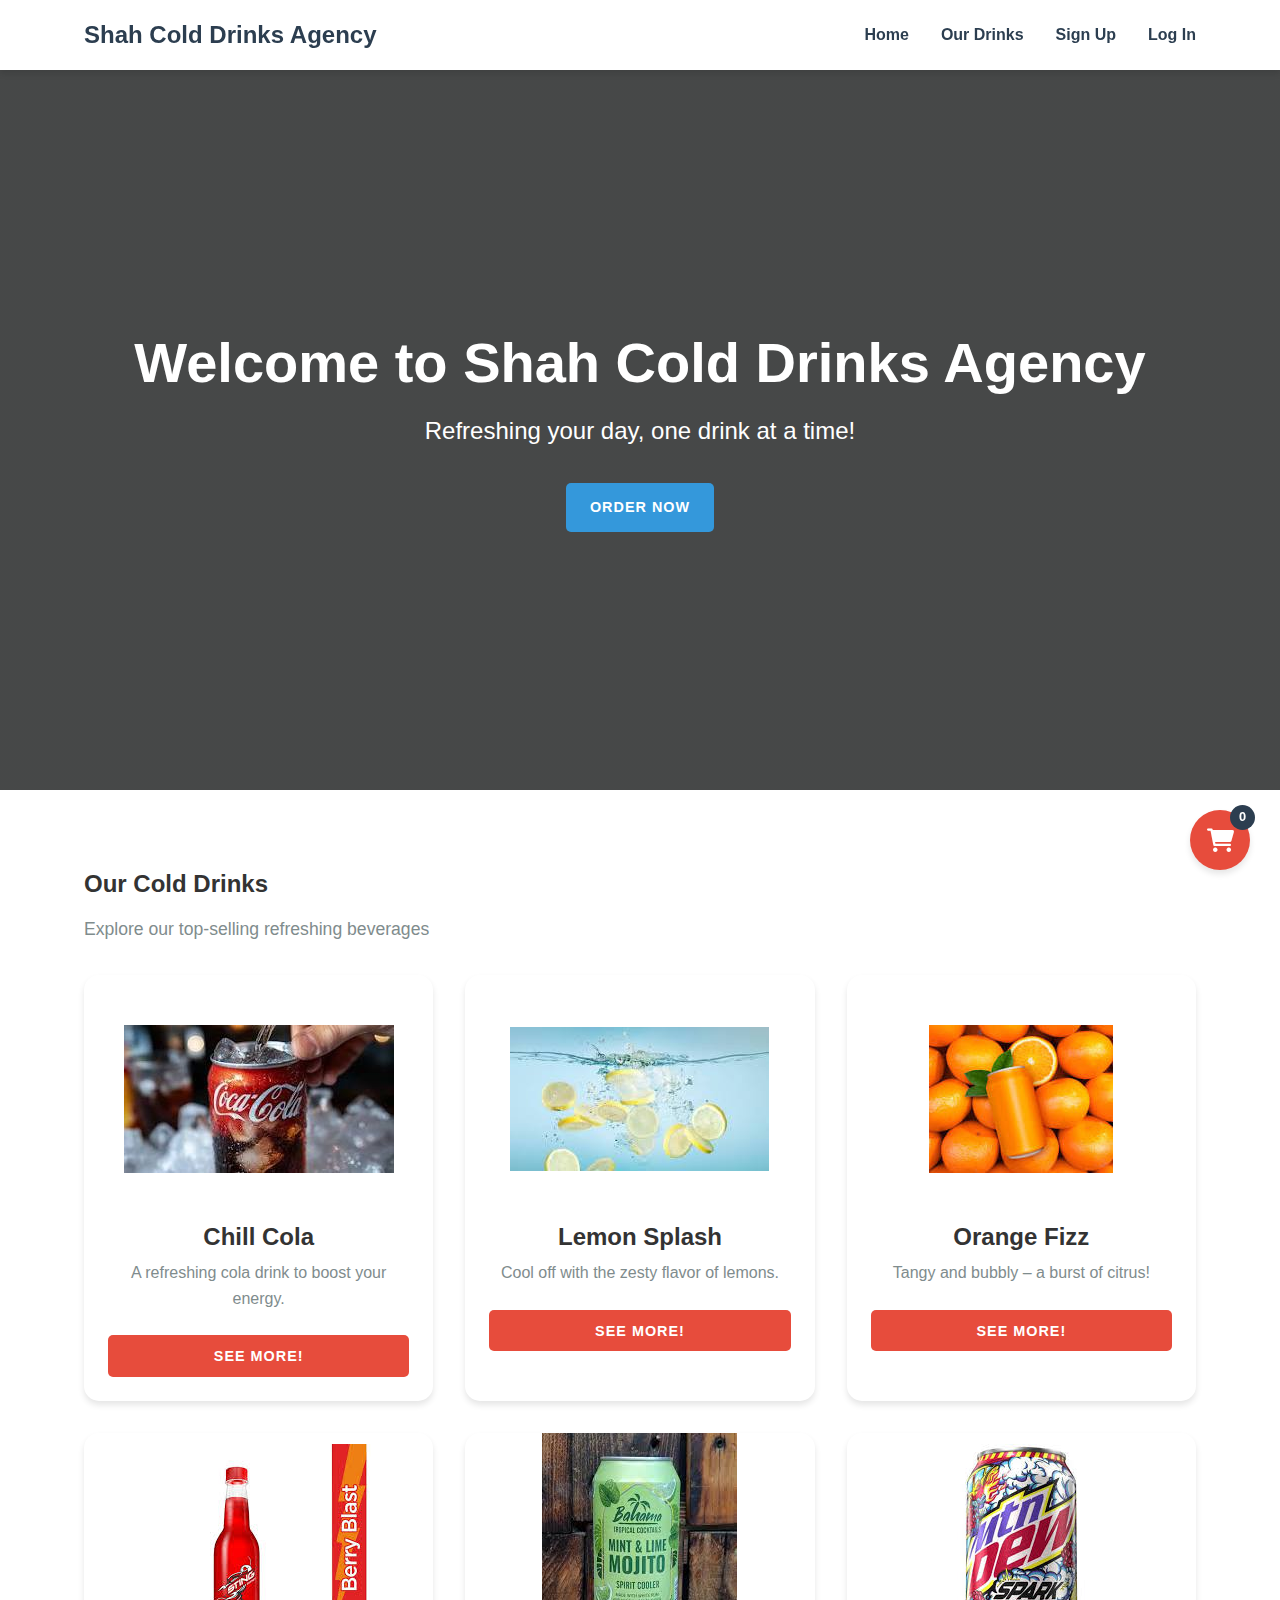
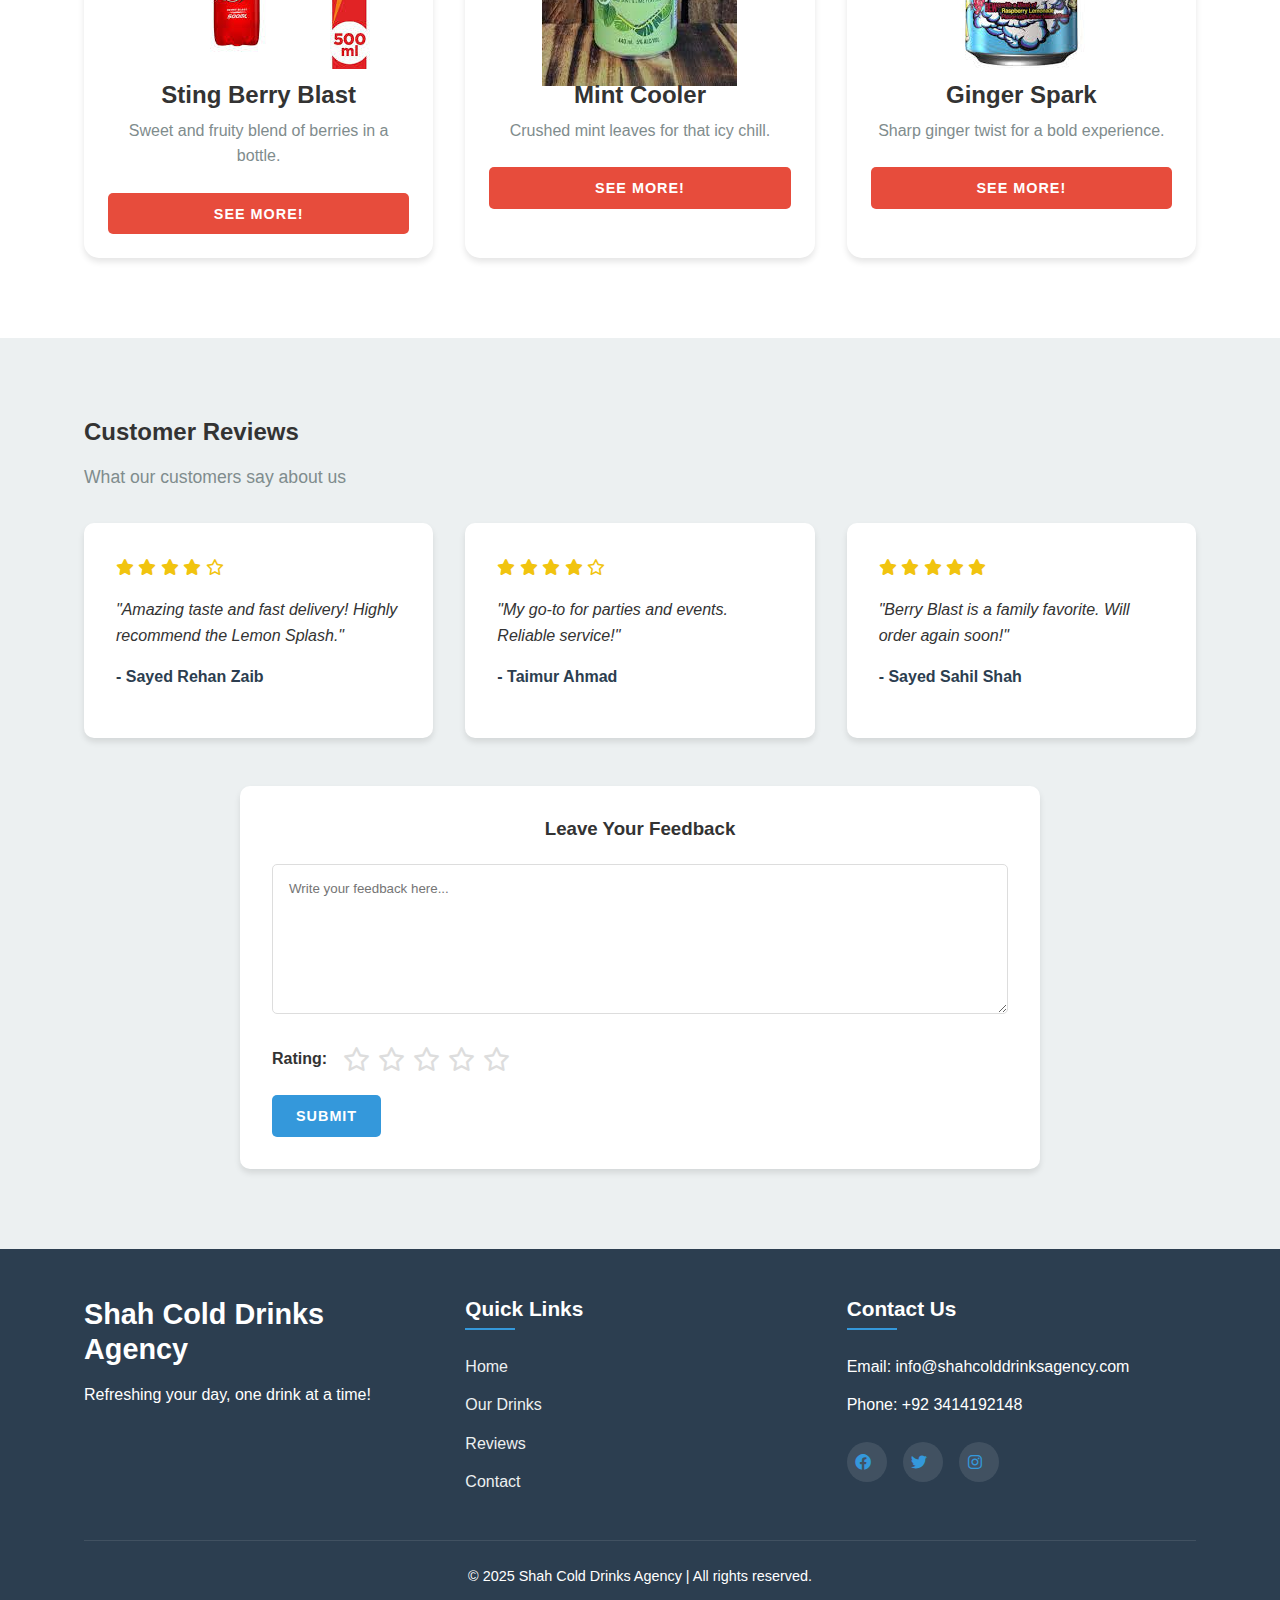
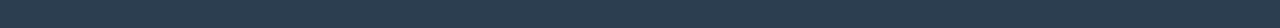
<file: index.html>
<!DOCTYPE html>
<html lang="en">

<head>
    <meta charset="UTF-8">
    <meta name="viewport" content="width=device-width, initial-scale=1.0">
    <title>Cold Drinks Agency - Refreshing Beverages</title>
    <link rel="stylesheet" href="1122.css">
    <link rel="stylesheet" href="https://cdnjs.cloudflare.com/ajax/libs/font-awesome/6.0.0-beta3/css/all.min.css">
    <link rel="stylesheet" href="1122su.html">
    <link rel="stylesheet" href="1122li.html">
    <link rel="stylesheet" href="brand2.html">
    <link rel="stylesheet" href="brand3.html">
    <link rel="stylesheet" href="brand4.html">
    <link rel="stylesheet" href="brand5.html">
    <link rel="stylesheet" href="brand6.html">
    <link rel="stylesheet" href="admin.html">

</head>

<body>
    <nav>
        <div class="container">
            <div class="logo">Shah Cold Drinks Agency</div>
            <ul class="nav-links">
                <li><a href="1122.html">Home</a></li>
                <li><a href="#products">Our Drinks</a></li>
                <li><a href="1122su.html">Sign Up</a></li>
                <li><a href="1122li.html">Log In</a></li>
            </ul>
            <div class="hamburger">
                <span></span>
                <span></span>
                <span></span>
            </div>
        </div>
    </nav>
    <header>
        <div class="container">
            <h1>Welcome to Shah Cold Drinks Agency</h1>
            <p class="tagline">Refreshing your day, one drink at a time!</p>
            <a href="#products" class="btn">Order Now</a>
        </div>
    </header>



    <main>
        <section id="products" class="products">
            <div class="container">
                <h2>Our Cold Drinks</h2>
                <p class="section-subtitle">Explore our top-selling refreshing beverages</p>

                <div class="products-grid">
                    <div class="product-card">
                        <div class="product-image"><img src="cola1.jpg"></div>
                        <h3>Chill Cola</h3>
                        <p>A refreshing cola drink to boost your energy.</p>
                        <a href="brand1.html"><button class="btn product-btn">See More!</button></a>
                    </div>

                    <div class="product-card">
                        <div class="product-image"><img src="lemon.jpg" alt=""></div>
                        <h3>Lemon Splash</h3>
                        <p>Cool off with the zesty flavor of lemons.</p>
                        <a href="brand2.html"><button class="btn product-btn">See More!</button></a>
                    </div>

                    <div class="product-card">
                        <div class="product-image"><img src="orng.jpg" alt=""></div>
                        <h3>Orange Fizz</h3>
                        <p>Tangy and bubbly – a burst of citrus!</p>
                        <a href="brand3.html"><button class="btn product-btn">See More!</button></a>
                    </div>

                    <div class="product-card">
                        <div class="product-image"><img src="sting.jpg" alt=""></div>
                        <h3>Sting Berry Blast</h3>
                        <p>Sweet and fruity blend of berries in a bottle.</p>
                        <a href="brand4.html"><button class="btn product-btn">See More!</button></a>
                    </div>

                    <div class="product-card">
                        <div class="product-image"><img src="mint.jpg" alt=""></div>
                        <h3>Mint Cooler</h3>
                        <p>Crushed mint leaves for that icy chill.</p>
                        <a href="brand5.html"><button class="btn product-btn">See More!</button></a>
                    </div>

                    <div class="product-card">
                        <div class="product-image"><img src="ginger.jpg" alt=""></div>
                        <h3>Ginger Spark</h3>
                        <p>Sharp ginger twist for a bold experience.</p>
                        <a href="brand6.html"><button class="btn product-btn">See More!</button></a>
                    </div>
                </div>
            </div>
        </section>

        <section id="reviews" class="reviews">
            <div class="container">
                <h2>Customer Reviews</h2>
                <p class="section-subtitle">What our customers say about us</p>

                <div class="reviews-grid">
                    <div class="review-card">
                        <div class="stars">
                            <i class="fas fa-star"></i>
                            <i class="fas fa-star"></i>
                            <i class="fas fa-star"></i>
                            <i class="fas fa-star"></i>
                            <i class="far fa-star"></i>
                        </div>
                        <p class="review-text">"Amazing taste and fast delivery! Highly recommend the Lemon Splash."</p>
                        <p class="review-author">- Sayed Rehan Zaib</p>
                    </div>

                    <div class="review-card">
                        <div class="stars">
                            <i class="fas fa-star"></i>
                            <i class="fas fa-star"></i>
                            <i class="fas fa-star"></i>
                            <i class="fas fa-star"></i>
                            <i class="far fa-star"></i>
                        </div>
                        <p class="review-text">"My go-to for parties and events. Reliable service!"</p>
                        <p class="review-author">- Taimur Ahmad</p>
                    </div>

                    <div class="review-card">
                        <div class="stars">
                            <i class="fas fa-star"></i>
                            <i class="fas fa-star"></i>
                            <i class="fas fa-star"></i>
                            <i class="fas fa-star"></i>
                            <i class="fas fa-star"></i>
                        </div>
                        <p class="review-text">"Berry Blast is a family favorite. Will order again soon!"</p>
                        <p class="review-author">- Sayed Sahil Shah</p>
                    </div>
                </div>

                <div class="feedback-form">
                    <h3>Leave Your Feedback</h3>
                    <form id="feedbackForm">
                        <textarea id="feedbackText" placeholder="Write your feedback here..." required></textarea>
                        <div class="rating">
                            <span>Rating:</span>
                            <div class="stars-input">
                                <i class="far fa-star" data-rating="1"></i>
                                <i class="far fa-star" data-rating="2"></i>
                                <i class="far fa-star" data-rating="3"></i>
                                <i class="far fa-star" data-rating="4"></i>
                                <i class="far fa-star" data-rating="5"></i>
                            </div>
                            <input type="hidden" id="ratingValue" value="0">
                        </div>
                        <button type="submit" class="btn">Submit</button>
                    </form>
                </div>
            </div>
        </section>
    </main>

    <footer>
        <div class="container">
            <div class="footer-content">
                <div class="footer-logo">
                    <h3>Shah Cold Drinks Agency</h3>
                    <p>Refreshing your day, one drink at a time!</p>
                </div>

                <div class="footer-links">
                    <h4>Quick Links</h4>
                    <ul>
                        <li><a href="#home">Home</a></li>
                        <li><a href="#products">Our Drinks</a></li>
                        <li><a href="#reviews">Reviews</a></li>
                        <li><a href="#contact">Contact</a></li>
                    </ul>
                </div>

                <div class="footer-contact">
                    <h4>Contact Us</h4>
                    <p>Email: info@shahcolddrinksagency.com</p>
                    <p>Phone: +92 3414192148</p>
                    <div class="social-icons">
                        <a href="#"><i class="fab fa-facebook"></i></a>
                        <a href="#"><i class="fab fa-twitter"></i></a>
                        <a href="#"><i class="fab fa-instagram"></i></a>
                    </div>
                </div>
            </div>

            <div class="footer-bottom">
                <p>&copy; 2025 Shah Cold Drinks Agency | All rights reserved.</p>
            </div>
        </div>
    </footer>

    <div class="cart-icon">
        <i class="fas fa-shopping-cart"></i>
        <span class="cart-count">0</span>
    </div>

    <div class="notification" id="notification"></div>

    <script src="1122.js"></script>
</body>

</html>
</file>
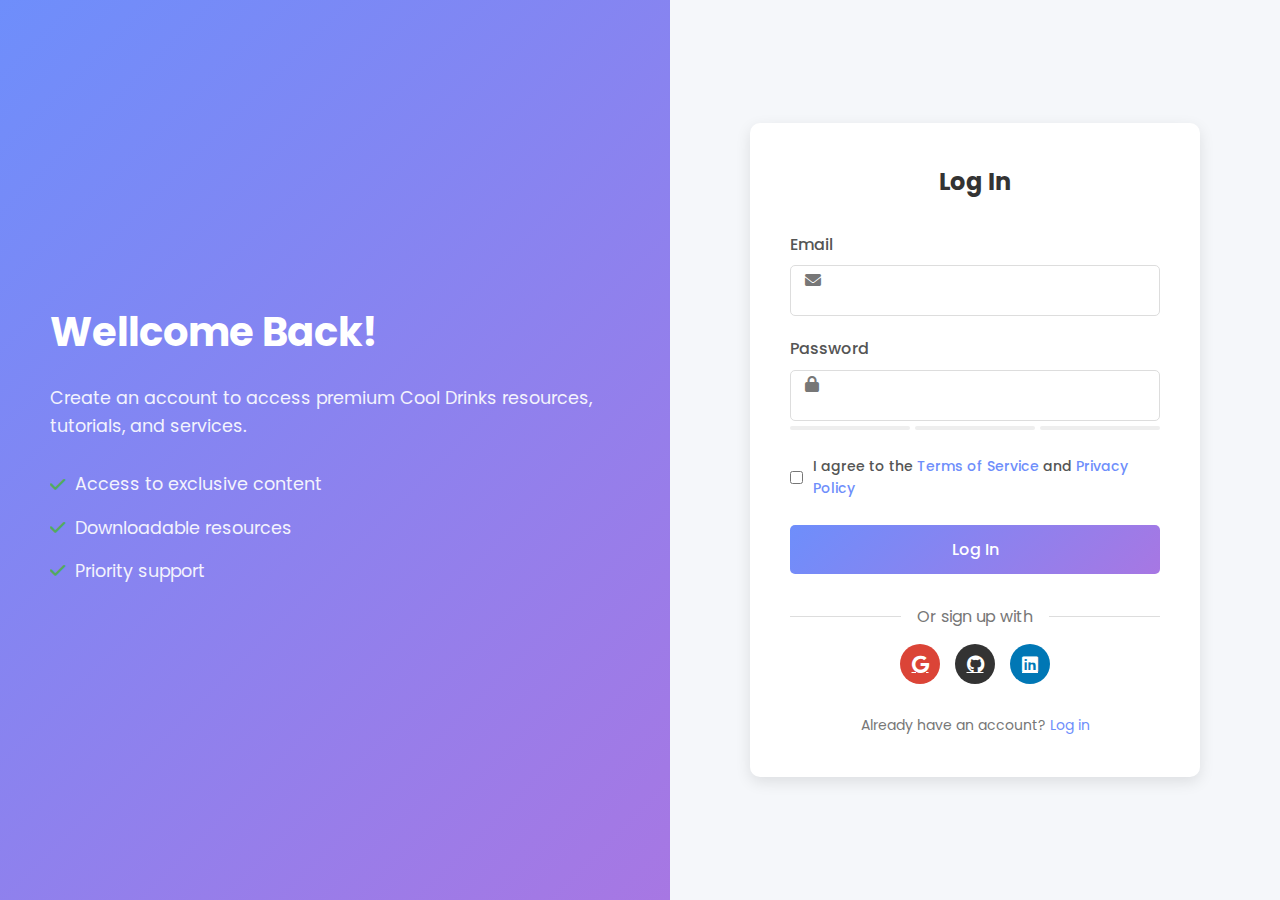
<file: 1122li.html>
<!DOCTYPE html>
<html lang="en">
<head>
    <meta charset="UTF-8">
    <meta name="viewport" content="width=device-width, initial-scale=1.0">
    <title>Log In

    </title>
    <link rel="stylesheet" href="1122su.css">
    <link rel="stylesheet" href="https://cdnjs.cloudflare.com/ajax/libs/font-awesome/6.0.0/css/all.min.css">
</head>
<body>



    <div class="container">
        <div class="left-section">
            <h1>Wellcome Back!</h1>
            <p>Create an account to access premium Cool Drinks resources, tutorials, and services.</p>
            <div class="features">
                <p><i class="fas fa-check"></i> Access to exclusive content</p>
                <p><i class="fas fa-check"></i> Downloadable resources</p>
                <p><i class="fas fa-check"></i> Priority support</p>
            </div>
        </div>
        
        <div class="right-section">
            <div class="form-container">
                <h2>Log In<Input:text></Input:text></h2>
                <form id="login-Form">

                    
                    <div class="form-group">
                        <label for="email">Email</label>
                        <input type="email" id="email" name="email" required>
                        <i class="fas fa-envelope"></i>
                    </div>
                    
                    <div class="form-group">
                        <label for="password">Password</label>
                        <input type="password" id="password" name="password" required>
                        <i class="fas fa-lock"></i>
                        <div class="password-strength">
                            <span class="strength-bar"></span>
                            <span class="strength-bar"></span>
                            <span class="strength-bar"></span>
                        </div>
                    </div>
                    <div class="form-group checkbox-group">
                        <input type="checkbox" id="terms" name="terms" required>
                        <label for="terms">I agree to the <a href="#">Terms of Service</a> and <a href="#">Privacy Policy</a></label>
                    </div>
                    
                    <button type="submit" class="signup-btn">Log In</button>
                </form>
                
                <div class="social-login">
                    <p>Or sign up with</p>
                    <div class="social-icons">
                        <a href="#" class="social-btn google"><i class="fab fa-google"></i></a>
                        <a href="#" class="social-btn github"><i class="fab fa-github"></i></a>
                        <a href="#" class="social-btn linkedin"><i class="fab fa-linkedin"></i></a>
                    </div>
                </div>
                
                <div class="login-link">
                    Already have an account? <a href="1122li.html">Log in</a>
                </div>
            </div>
        </div>
    </div>
   

    <script src="1122su.js"></script>
</body>
</html>
</file>
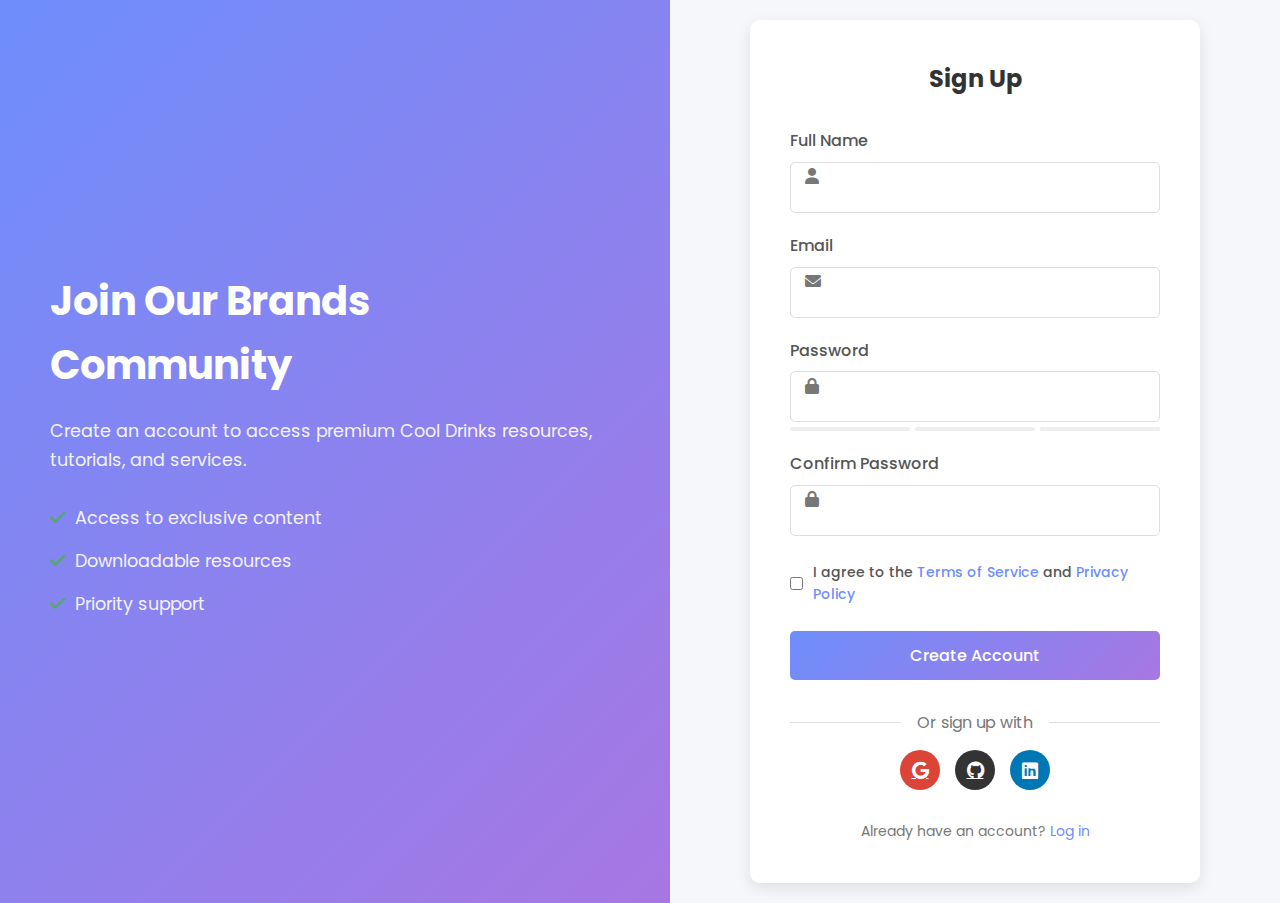
<file: 1122su.html>
<!DOCTYPE html>
<html lang="en">
<head>
    <meta charset="UTF-8">
    <meta name="viewport" content="width=device-width, initial-scale=1.0">
    <title>Sign Up</title>
    <link rel="stylesheet" href="1122su.css">
    <link rel="stylesheet" href="https://cdnjs.cloudflare.com/ajax/libs/font-awesome/6.0.0/css/all.min.css">
</head>
<body>



    <div class="container">
        <div class="left-section">
            <h1>Join Our Brands Community</h1>
            <p>Create an account to access premium Cool Drinks resources, tutorials, and services.</p>
            <div class="features">
                <p><i class="fas fa-check"></i> Access to exclusive content</p>
                <p><i class="fas fa-check"></i> Downloadable resources</p>
                <p><i class="fas fa-check"></i> Priority support</p>
            </div>
        </div>
        
        <div class="right-section">
            <div class="form-container">
                <h2>Sign Up</h2>
                <form id="signupForm">
                    <div class="form-group">
                        <label for="fullname">Full Name</label>
                        <input type="text" id="fullname" name="fullname" required>
                        <i class="fas fa-user"></i>
                    </div>
                    
                    <div class="form-group">
                        <label for="email">Email</label>
                        <input type="email" id="email" name="email" required>
                        <i class="fas fa-envelope"></i>
                    </div>
                    
                    <div class="form-group">
                        <label for="password">Password</label>
                        <input type="password" id="password" name="password" required>
                        <i class="fas fa-lock"></i>
                        <div class="password-strength">
                            <span class="strength-bar"></span>
                            <span class="strength-bar"></span>
                            <span class="strength-bar"></span>
                        </div>
                    </div>
                    
                    <div class="form-group">
                        <label for="confirm-password">Confirm Password</label>
                        <input type="password" id="confirm-password" name="confirm-password" required>
                        <i class="fas fa-lock"></i>
                    </div>
                    
                    <div class="form-group checkbox-group">
                        <input type="checkbox" id="terms" name="terms" required>
                        <label for="terms">I agree to the <a href="#">Terms of Service</a> and <a href="#">Privacy Policy</a></label>
                    </div>
                    
                    <button type="submit" class="signup-btn">Create Account</button>
                </form>
                
                <div class="social-login">
                    <p>Or sign up with</p>
                    <div class="social-icons">
                        <a href="#" class="social-btn google"><i class="fab fa-google"></i></a>
                        <a href="#" class="social-btn github"><i class="fab fa-github"></i></a>
                        <a href="#" class="social-btn linkedin"><i class="fab fa-linkedin"></i></a>
                    </div>
                </div>
                
                <div class="login-link">
                    Already have an account? <a href="1122li.html">Log in</a>
                </div>
            </div>
        </div>
    </div>
    

    <script src="1122su.js"></script>
</body>
</html>
</file>
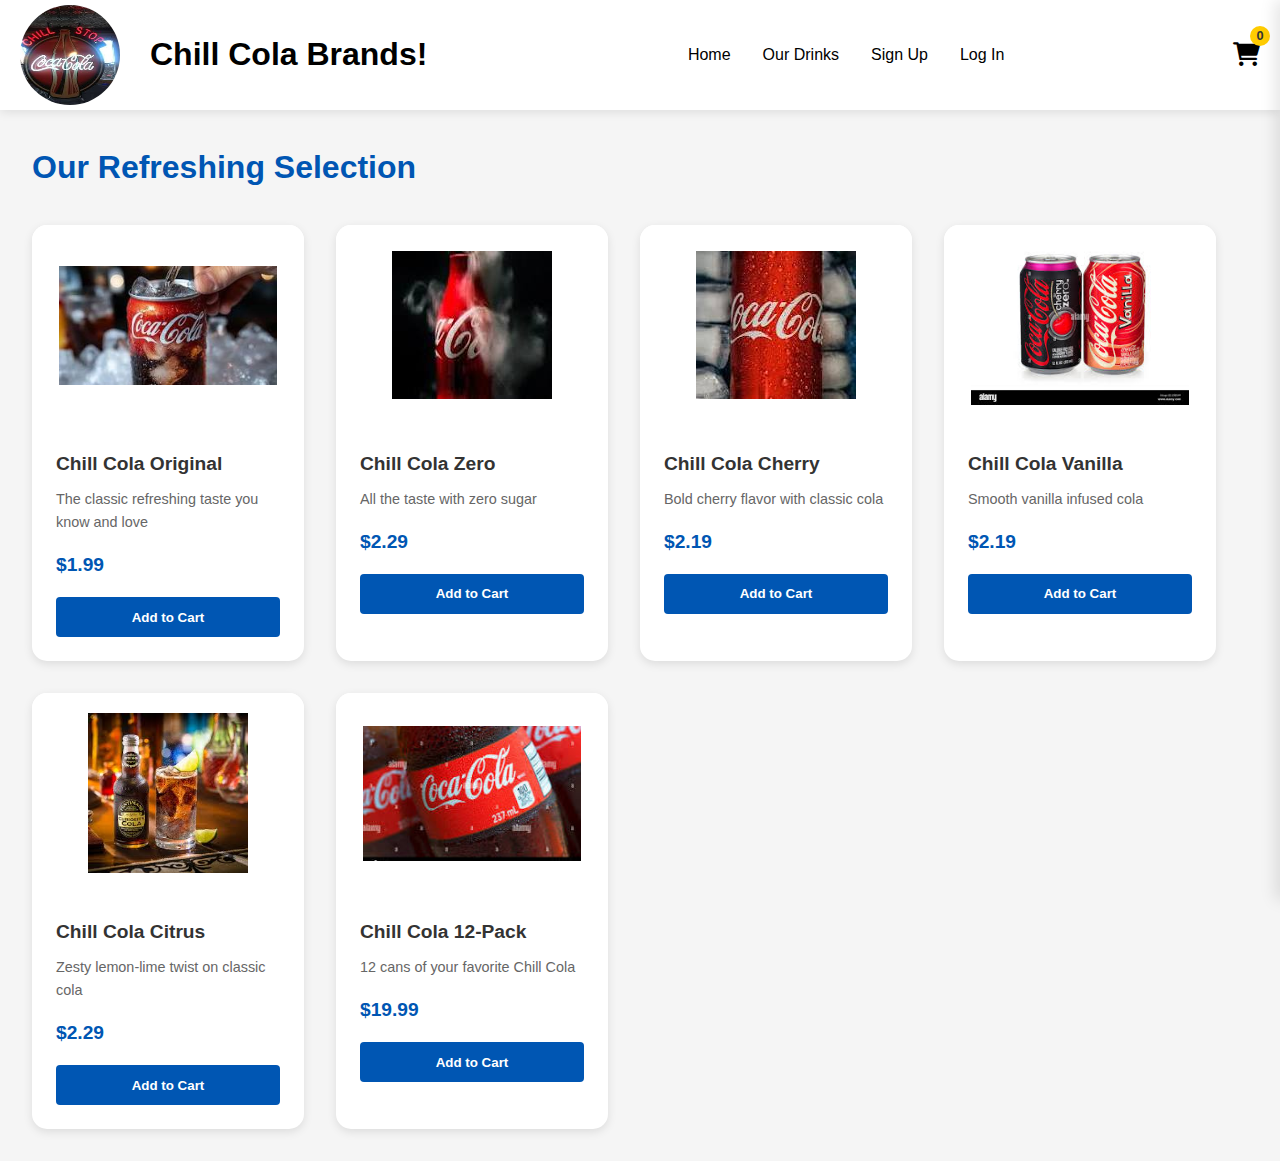
<file: brand1.html>
<!DOCTYPE html>
<html lang="en">
<head>
    <meta charset="UTF-8">
    <meta name="viewport" content="width=device-width, initial-scale=1.0">
    <title>Chill Cola - Your Refreshing Cart</title>
    <link rel="stylesheet" href="https://cdnjs.cloudflare.com/ajax/libs/font-awesome/6.0.0/css/all.min.css">
    <link rel="stylesheet" href="brand1.css">
</head>
<body>
    <header>
        <div class="logo">
            <img src="logo.jpg" alt="Chill Cola Logo" >
            <h1>Chill Cola Brands!</h1>
        </div>
        <nav>
            <ul>
                <li><a href="1122.html">Home</a></li>
                <li><a href="#products">Our Drinks</a></li>
                <li><a href="1122su.html">Sign Up</a></li>
                <li><a href="1122li.html">Log In</a></li>
            </ul>
        </nav>
        <div class="cart-icon">
            <i class="fas fa-shopping-cart"></i>
            <span class="cart-count">0</span>
        </div>
    </header>

    <main>
        <section class="products">
            <h1>Our Refreshing Selection</h1>
            <div class="product-grid">
                <!-- Product cards will be inserted here by JavaScript -->
            </div>
        </section>

        <aside class="cart-sidebar">
            <div class="cart-header">
                <h2>Your Cart</h2>
                <button class="close-cart"><i class="fas fa-times"></i></button>
            </div>
            <div class="cart-items">
                <!-- Cart items will be inserted here by JavaScript -->
                <div class="empty-cart-message">
                    <i class="fas fa-shopping-cart"></i>
                    <p>Your cart is empty</p>
                </div>
            </div>
            <div class="cart-summary">
                <div class="subtotal">
                    <span>Subtotal:</span>
                    <span class="subtotal-amount">$0.00</span>
                </div>
                <div class="tax">
                    <span>Tax (10%):</span>
                    <span class="tax-amount">$0.00</span>
                </div>
                <div class="total">
                    <span>Total:</span>
                    <span class="total-amount">$0.00</span>
                </div>
                <button class="checkout-btn">Proceed to Checkout</button>
            </div>
        </aside>
    </main>

    <div class="overlay"></div>

    <script src="brand1.js"></script>
</body>
</html>
</file>
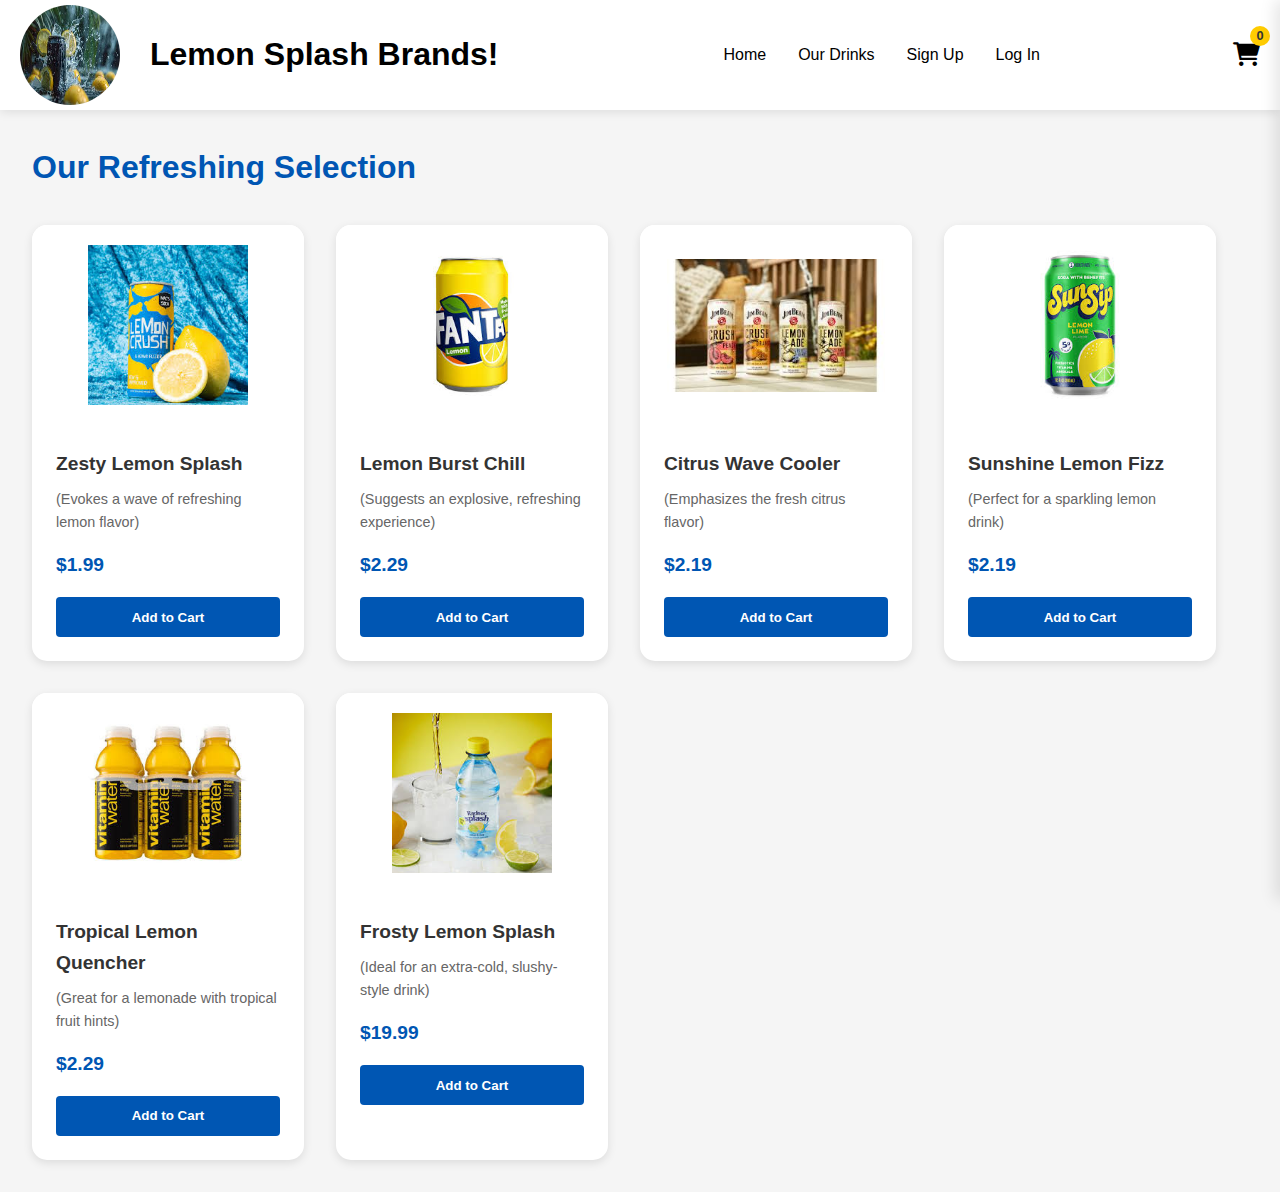
<file: brand2.html>
<!DOCTYPE html>
<html lang="en">
<head>
    <meta charset="UTF-8">
    <meta name="viewport" content="width=device-width, initial-scale=1.0">
    <title>Chill Cola - Your Refreshing Cart</title>
    <link rel="stylesheet" href="https://cdnjs.cloudflare.com/ajax/libs/font-awesome/6.0.0/css/all.min.css">
    <link rel="stylesheet" href="brand1.css">
</head>
<body>
    <header>
        <div class="logo">
            <img src="lemonlogo.jpg" alt="lemon Splash Logo" >
            <h1>Lemon Splash Brands!</h1>
        </div>
        <nav>
            <ul>
                <li><a href="1122.html">Home</a></li>
                <li><a href="#products">Our Drinks</a></li>
                <li><a href="1122su.html">Sign Up</a></li>
                <li><a href="1122li.html">Log In</a></li>
            </ul>
        </nav>
        <div class="cart-icon">
            <i class="fas fa-shopping-cart"></i>
            <span class="cart-count">0</span>
        </div>
    </header>

    <main>
        <section class="products">
            <h1>Our Refreshing Selection</h1>
            <div class="product-grid">
                <!-- Product cards will be inserted here by JavaScript -->
            </div>
        </section>

        <aside class="cart-sidebar">
            <div class="cart-header">
                <h2>Your Cart</h2>
                <button class="close-cart"><i class="fas fa-times"></i></button>
            </div>
            <div class="cart-items">
                <!-- Cart items will be inserted here by JavaScript -->
                <div class="empty-cart-message">
                    <i class="fas fa-shopping-cart"></i>
                    <p>Your cart is empty</p>
                </div>
            </div>
            <div class="cart-summary">
                <div class="subtotal">
                    <span>Subtotal:</span>
                    <span class="subtotal-amount">$0.00</span>
                </div>
                <div class="tax">
                    <span>Tax (10%):</span>
                    <span class="tax-amount">$0.00</span>
                </div>
                <div class="total">
                    <span>Total:</span>
                    <span class="total-amount">$0.00</span>
                </div>
                <button class="checkout-btn">Proceed to Checkout</button>
            </div>
        </aside>
    </main>

    <div class="overlay"></div>

    <script src="brand2.js"></script>
</body>
</html>
</file>
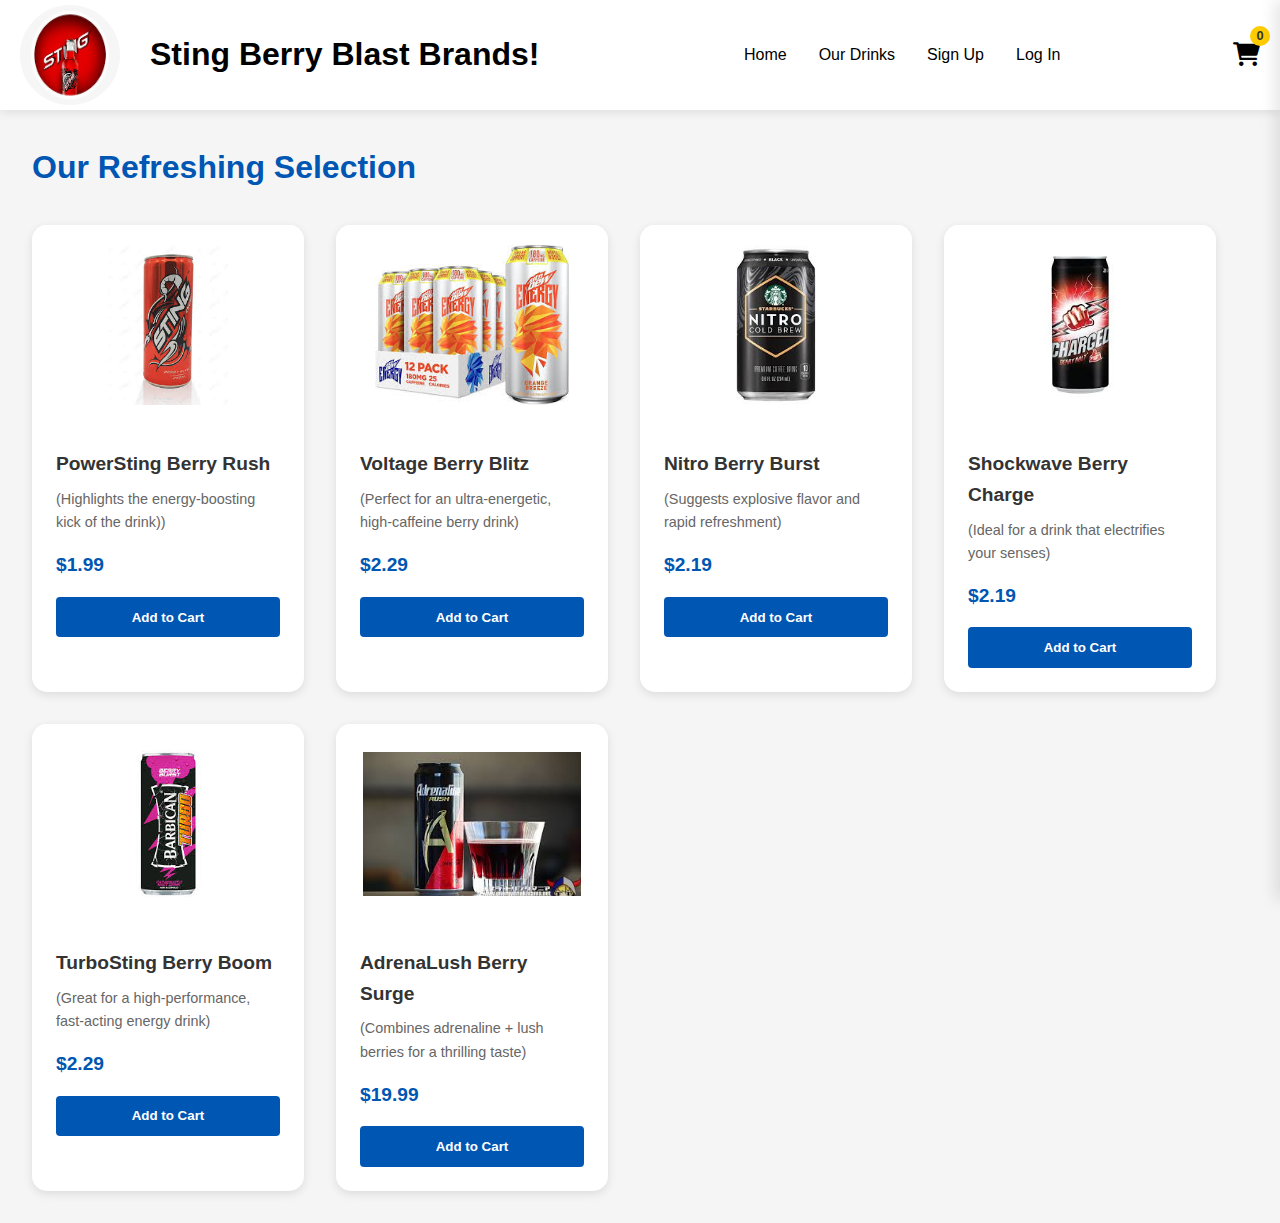
<file: brand4.html>
<!DOCTYPE html>
<html lang="en">
<head>
    <meta charset="UTF-8">
    <meta name="viewport" content="width=device-width, initial-scale=1.0">
    <title>Chill Cola - Your Refreshing Cart</title>
    <link rel="stylesheet" href="https://cdnjs.cloudflare.com/ajax/libs/font-awesome/6.0.0/css/all.min.css">
    <link rel="stylesheet" href="brand4.css">
</head>
<body>
    <header>
        <div class="logo">
            <img src="sting..jpg" alt="Sting Berry Blast Logo" >
            <h1>Sting Berry Blast Brands!</h1>
        </div>
        <nav>
            <ul>
                <li><a href="1122.html">Home</a></li>
                <li><a href="#products">Our Drinks</a></li>
                <li><a href="1122su.html">Sign Up</a></li>
                <li><a href="1122li.html">Log In</a></li>
            </ul>
        </nav>
        <div class="cart-icon">
            <i class="fas fa-shopping-cart"></i>
            <span class="cart-count">0</span>
        </div>
    </header>

    <main>
        <section class="products">
            <h1>Our Refreshing Selection</h1>
            <div class="product-grid">
                <!-- Product cards will be inserted here by JavaScript -->
            </div>
        </section>

        <aside class="cart-sidebar">
            <div class="cart-header">
                <h2>Your Cart</h2>
                <button class="close-cart"><i class="fas fa-times"></i></button>
            </div>
            <div class="cart-items">
                <!-- Cart items will be inserted here by JavaScript -->
                <div class="empty-cart-message">
                    <i class="fas fa-shopping-cart"></i>
                    <p>Your cart is empty</p>
                </div>
            </div>
            <div class="cart-summary">
                <div class="subtotal">
                    <span>Subtotal:</span>
                    <span class="subtotal-amount">$0.00</span>
                </div>
                <div class="tax">
                    <span>Tax (10%):</span>
                    <span class="tax-amount">$0.00</span>
                </div>
                <div class="total">
                    <span>Total:</span>
                    <span class="total-amount">$0.00</span>
                </div>
                <button class="checkout-btn">Proceed to Checkout</button>
            </div>
        </aside>
    </main>

    <div class="overlay"></div>

    <script src="brand4.js"></script>
</body>
</html>
</file>
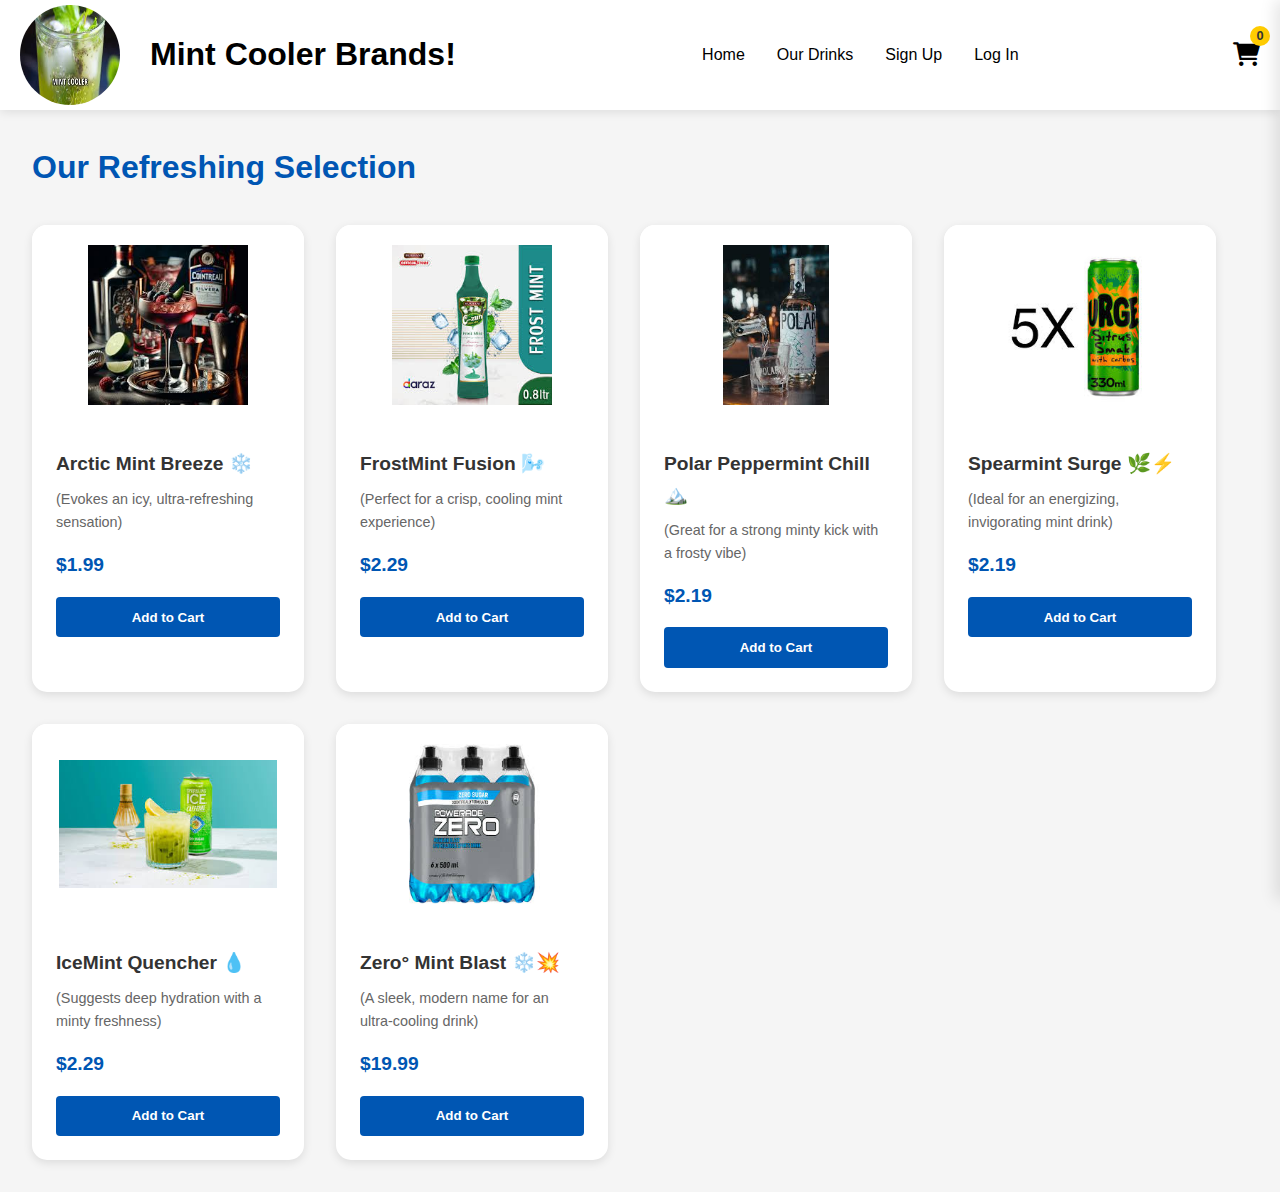
<file: brand5.html>
<!DOCTYPE html>
<html lang="en">
<head>
    <meta charset="UTF-8">
    <meta name="viewport" content="width=device-width, initial-scale=1.0">
    <title>Chill Cola - Your Refreshing Cart</title>
    <link rel="stylesheet" href="https://cdnjs.cloudflare.com/ajax/libs/font-awesome/6.0.0/css/all.min.css">
    <link rel="stylesheet" href="brand5.css">
</head>
<body>
    <header>
        <div class="logo">
            <img src="mintlogo.jpg" alt="Sting Berry Blast Logo" >
            <h1>Mint Cooler Brands!</h1>
        </div>
        <nav>
            <ul>
                <li><a href="1122.html">Home</a></li>
                <li><a href="#products">Our Drinks</a></li>
                <li><a href="1122su.html">Sign Up</a></li>
                <li><a href="1122li.html">Log In</a></li>
            </ul>
        </nav>
        <div class="cart-icon">
            <i class="fas fa-shopping-cart"></i>
            <span class="cart-count">0</span>
        </div>
    </header>

    <main>
        <section class="products">
            <h1>Our Refreshing Selection</h1>
            <div class="product-grid">
                <!-- Product cards will be inserted here by JavaScript -->
            </div>
        </section>

        <aside class="cart-sidebar">
            <div class="cart-header">
                <h2>Your Cart</h2>
                <button class="close-cart"><i class="fas fa-times"></i></button>
            </div>
            <div class="cart-items">
                <!-- Cart items will be inserted here by JavaScript -->
                <div class="empty-cart-message">
                    <i class="fas fa-shopping-cart"></i>
                    <p>Your cart is empty</p>
                </div>
            </div>
            <div class="cart-summary">
                <div class="subtotal">
                    <span>Subtotal:</span>
                    <span class="subtotal-amount">$0.00</span>
                </div>
                <div class="tax">
                    <span>Tax (10%):</span>
                    <span class="tax-amount">$0.00</span>
                </div>
                <div class="total">
                    <span>Total:</span>
                    <span class="total-amount">$0.00</span>
                </div>
                <button class="checkout-btn">Proceed to Checkout</button>
            </div>
        </aside>
    </main>

    <div class="overlay"></div>

    <script src="brand5.js"></script>
</body>
</html>
</file>
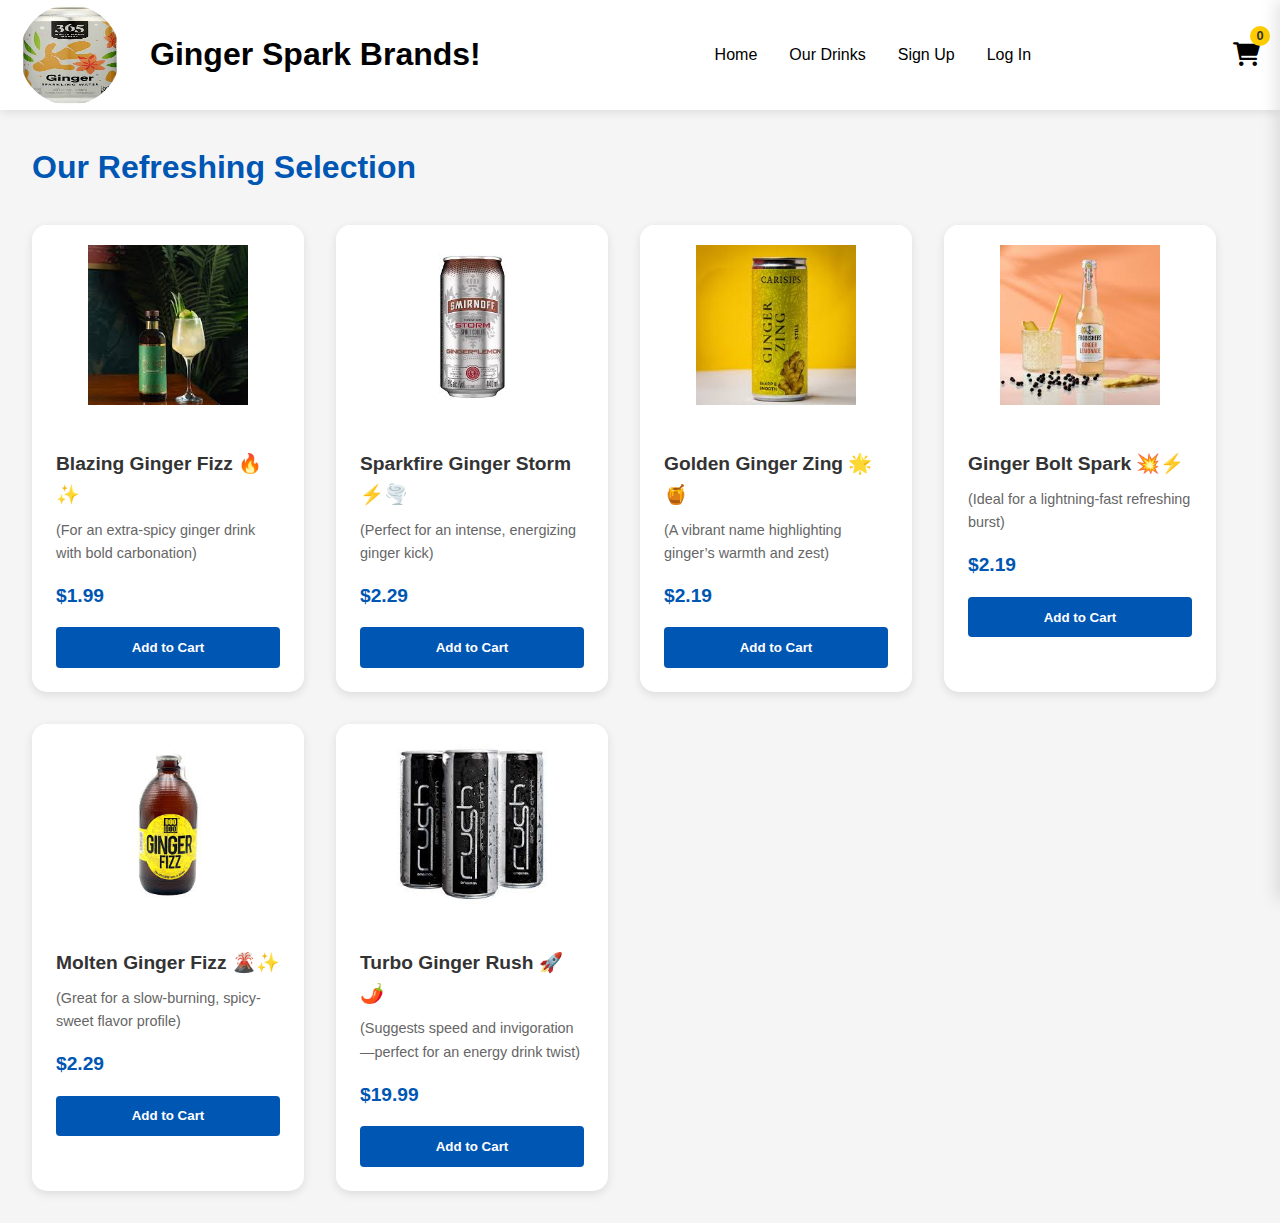
<file: brand6.html>
<!DOCTYPE html>
<html lang="en">
<head>
    <meta charset="UTF-8">
    <meta name="viewport" content="width=device-width, initial-scale=1.0">
    <title>Chill Cola - Your Refreshing Cart</title>
    <link rel="stylesheet" href="https://cdnjs.cloudflare.com/ajax/libs/font-awesome/6.0.0/css/all.min.css">
    <link rel="stylesheet" href="brand6.css">
</head>
<body>
    <header>
        <div class="logo">
            <img src="gingerlogo.jpg" alt="Ginger Spark Logo" >
            <h1>Ginger Spark Brands!</h1>
        </div>
        <nav>
            <ul>
                <li><a href="1122.html">Home</a></li>
                <li><a href="#products">Our Drinks</a></li>
                <li><a href="1122su.html">Sign Up</a></li>
                <li><a href="1122li.html">Log In</a></li>
            </ul>
        </nav>
        <div class="cart-icon">
            <i class="fas fa-shopping-cart"></i>
            <span class="cart-count">0</span>
        </div>
    </header>

    <main>
        <section class="products">
            <h1>Our Refreshing Selection</h1>
            <div class="product-grid">
                <!-- Product cards will be inserted here by JavaScript -->
            </div>
        </section>

        <aside class="cart-sidebar">
            <div class="cart-header">
                <h2>Your Cart</h2>
                <button class="close-cart"><i class="fas fa-times"></i></button>
            </div>
            <div class="cart-items">
                <!-- Cart items will be inserted here by JavaScript -->
                <div class="empty-cart-message">
                    <i class="fas fa-shopping-cart"></i>
                    <p>Your cart is empty</p>
                </div>
            </div>
            <div class="cart-summary">
                <div class="subtotal">
                    <span>Subtotal:</span>
                    <span class="subtotal-amount">$0.00</span>
                </div>
                <div class="tax">
                    <span>Tax (10%):</span>
                    <span class="tax-amount">$0.00</span>
                </div>
                <div class="total">
                    <span>Total:</span>
                    <span class="total-amount">$0.00</span>
                </div>
                <button class="checkout-btn">Proceed to Checkout</button>
            </div>
        </aside>
    </main>

    <div class="overlay"></div>

    <script src="brand6.js"></script>
</body>
</html>
</file>
<file: 1122.css>
/* Global Styles */
:root {
    --primary-color: #3498db;
    --secondary-color: #2980b9;
    --accent-color: #e74c3c;
    --light-color: #ecf0f1;
    --dark-color: #2c3e50;
    --text-color: #333;
    --text-light: #7f8c8d;
    --white: #fff;
    --shadow: 0 4px 6px rgba(0, 0, 0, 0.1);
    --transition: all 0.3s ease;
}

* {
    margin: 0;
    padding: 0;
    box-sizing: border-box;
}

body {
    font-family: 'Segoe UI', Tahoma, Geneva, Verdana, sans-serif;
    line-height: 1.6;
    color: var(--text-color);
    background-color: var(--light-color);
    overflow-x: hidden;
}

.container {
    width: 90%;
    max-width: 1200px;
    margin: 0 auto;
    padding: 0 20px;
}

h1, h2, h3, h4 {
    margin-bottom: 1rem;
    line-height: 1.2;
}

p {
    margin-bottom: 1rem;
}

a {
    text-decoration: none;
    color: var(--primary-color);
    transition: var(--transition);
}

a:hover {
    color: var(--secondary-color);
}

.btn {
    display: inline-block;
    background-color: var(--primary-color);
    color: var(--white);
    padding: 0.8rem 1.5rem;
    border: none;
    border-radius: 5px;
    cursor: pointer;
    transition: var(--transition);
    font-weight: 600;
    text-transform: uppercase;
    letter-spacing: 1px;
    font-size: 0.9rem;
}

.btn:hover {
    background-color: var(--secondary-color);
    transform: translateY(-3px);
    box-shadow: var(--shadow);
}

.section-subtitle {
    color: var(--text-light);
    margin-bottom: 2rem;
    font-size: 1.1rem;
}

/* Header Styles */
header {
    background: linear-gradient(rgba(0, 0, 0, 0.7), rgba(0, 0, 0, 0.7)), url('https://images.unsplash.com/photo-1551029506-0807df4e2031?ixlib=rb-1.2.1&auto=format&fit=crop&w=1350&q=80') no-repeat center center/cover;
    color: var(--white);
    height: 80vh;
    display: flex;
    flex-direction: column;
    justify-content: center;
    align-items: center;
    text-align: center;
    padding: 2rem;
}

header h1 {
    font-size: 3.5rem;
    margin-bottom: 1rem;
    animation: fadeInDown 1s ease;
}

header .tagline {
    font-size: 1.5rem;
    margin-bottom: 2rem;
    animation: fadeInUp 1s ease;
}

/* Navigation */
nav {
    background-color: var(--white);
    box-shadow: var(--shadow);
    position: sticky;
    top: 0;
    z-index: 100;
    padding: 1rem 0;
}

nav .container {
    display: flex;
    justify-content: space-between;
    align-items: center;
}

.logo {
    font-size: 1.5rem;
    font-weight: 700;
    color: var(--dark-color);
}

.nav-links {
    display: flex;
    list-style: none;
}

.nav-links li {
    margin-left: 2rem;
}

.nav-links a {
    color: var(--dark-color);
    font-weight: 600;
    position: relative;
}

.nav-links a::after {
    content: '';
    position: absolute;
    bottom: -5px;
    left: 0;
    width: 0;
    height: 2px;
    background-color: var(--primary-color);
    transition: var(--transition);
}

.nav-links a:hover::after {
    width: 100%;
}

.hamburger {
    display: none;
    cursor: pointer;
}

.hamburger span {
    display: block;
    width: 25px;
    height: 3px;
    background-color: var(--dark-color);
    margin: 5px 0;
    transition: var(--transition);
}

/* Products Section */
.products {
    padding: 5rem 0;
    background-color: var(--white);
}

.products-grid {
    display: grid;
    grid-template-columns: repeat(auto-fill, minmax(300px, 1fr));
    gap: 2rem;
    margin-top: 2rem;
}

.product-card {
    background-color: var(--white);
    border-radius: 15px;
    overflow: hidden;
    box-shadow: var(--shadow);
    transition: var(--transition);
    padding: 1.5rem;
    text-align: center;
}

.product-card:hover {
    transform: translateY(-10px);
    box-shadow: 0 10px 20px rgba(0, 0, 0, 0.1);
}

.product-image {
    width: 100%;
    height: 200px;
    background-color: solid #d40078;
    border-radius: 8px;
    margin-bottom: 1.5rem;
    display: flex;
    justify-content: center;
    align-items: center;
    color: var(--white);
    font-size: 3rem;
}

.product-card h3 {
    font-size: 1.5rem;
    margin-bottom: 0.5rem;
}

.product-card p {
    color: var(--text-light);
    margin-bottom: 1.5rem;
}

.product-btn {
    width: 100%;
    background-color: var(--accent-color);
}

.product-btn:hover {
    background-color: #c0392b;
}

/* Reviews Section */
.reviews {
    padding: 5rem 0;
    background-color: var(--light-color);
}

.reviews-grid {
    display: grid;
    grid-template-columns: repeat(auto-fill, minmax(300px, 1fr));
    gap: 2rem;
    margin-bottom: 3rem;
}

.review-card {
    background-color: var(--white);
    padding: 2rem;
    border-radius: 10px;
    box-shadow: var(--shadow);
    transition: var(--transition);
}

.review-card:hover {
    transform: translateY(-5px);
}

.stars {
    color: #f1c40f;
    margin-bottom: 1rem;
}

.review-text {
    font-style: italic;
    margin-bottom: 1rem;
}

.review-author {
    font-weight: 600;
    color: var(--dark-color);
}

.feedback-form {
    background-color: var(--white);
    padding: 2rem;
    border-radius: 10px;
    box-shadow: var(--shadow);
    max-width: 800px;
    margin: 0 auto;
}

.feedback-form h3 {
    text-align: center;
    margin-bottom: 1.5rem;
}

.feedback-form textarea {
    width: 100%;
    padding: 1rem;
    border: 1px solid #ddd;
    border-radius: 5px;
    resize: vertical;
    min-height: 150px;
    margin-bottom: 1.5rem;
    font-family: inherit;
}

.rating {
    display: flex;
    align-items: center;
    margin-bottom: 1.5rem;
}

.rating span {
    margin-right: 1rem;
    font-weight: 600;
}

.stars-input {
    display: flex;
}

.stars-input i {
    cursor: pointer;
    font-size: 1.5rem;
    color: #ddd;
    margin-right: 0.5rem;
    transition: var(--transition);
}

.stars-input i:hover,
.stars-input i.active {
    color: #f1c40f;
}

/* Footer */
footer {
    background-color: var(--dark-color);
    color: var(--white);
    padding: 3rem 0 0;
}

.footer-content {
    display: grid;
    grid-template-columns: repeat(auto-fit, minmax(250px, 1fr));
    gap: 2rem;
    margin-bottom: 2rem;
}

.footer-logo h3 {
    font-size: 1.8rem;
    margin-bottom: 1rem;
}

.footer-links h4,
.footer-contact h4 {
    font-size: 1.3rem;
    margin-bottom: 1.5rem;
    position: relative;
    padding-bottom: 0.5rem;
}

.footer-links h4::after,
.footer-contact h4::after {
    content: '';
    position: absolute;
    bottom: 0;
    left: 0;
    width: 50px;
    height: 2px;
    background-color: var(--primary-color);
}

.footer-links ul {
    list-style: none;
}

.footer-links li {
    margin-bottom: 0.8rem;
}

.footer-links a {
    color: var(--light-color);
}

.footer-links a:hover {
    color: var(--primary-color);
    padding-left: 5px;
}

.footer-contact p {
    margin-bottom: 0.8rem;
    display: flex;
    align-items: center;
}

.footer-contact i {
    margin-right: 0.5rem;
    color: var(--primary-color);
}

.social-icons {
    display: flex;
    margin-top: 1.5rem;
}

.social-icons a {
    display: flex;
    justify-content: center;
    align-items: center;
    width: 40px;
    height: 40px;
    background-color: rgba(255, 255, 255, 0.1);
    border-radius: 50%;
    margin-right: 1rem;
    color: var(--white);
    transition: var(--transition);
}

.social-icons a:hover {
    background-color: var(--primary-color);
    transform: translateY(-3px);
}

.footer-bottom {
    text-align: center;
    padding: 1.5rem 0;
    border-top: 1px solid rgba(255, 255, 255, 0.1);
    font-size: 0.9rem;
}

/* Cart Icon */
.cart-icon {
    position: fixed;
    bottom: 30px;
    right: 30px;
    background-color: var(--accent-color);
    width: 60px;
    height: 60px;
    border-radius: 50%;
    display: flex;
    justify-content: center;
    align-items: center;
    cursor: pointer;
    box-shadow: var(--shadow);
    transition: var(--transition);
    z-index: 99;
}

.cart-icon:hover {
    transform: scale(1.1);
}

.cart-icon i {
    font-size: 1.5rem;
    color: var(--white);
}

.cart-count {
    position: absolute;
    top: -5px;
    right: -5px;
    background-color: var(--dark-color);
    color: var(--white);
    width: 25px;
    height: 25px;
    border-radius: 50%;
    display: flex;
    justify-content: center;
    align-items: center;
    font-size: 0.8rem;
    font-weight: bold;
}

/* Notification */
.notification {
    position: fixed;
    top: 20px;
    right: 20px;
    background-color: #2ecc71;
    color: var(--white);
    padding: 1rem 2rem;
    border-radius: 5px;
    box-shadow: var(--shadow);
    transform: translateX(200%);
    transition: transform 0.3s ease;
    z-index: 999;
}

.notification.show {
    transform: translateX(0);
}

/* Animations */
@keyframes fadeInDown {
    from {
        opacity: 0;
        transform: translateY(-20px);
    }
    to {
        opacity: 1;
        transform: translateY(0);
    }
}

@keyframes fadeInUp {
    from {
        opacity: 0;
        transform: translateY(20px);
    }
    to {
        opacity: 1;
        transform: translateY(0);
    }
}

/* Responsive Styles */
@media (max-width: 768px) {
    header h1 {
        font-size: 2.5rem;
    }
    
    header .tagline {
        font-size: 1.2rem;
    }
    
    .hamburger {
        display: block;
    }
    
    .nav-links {
        position: fixed;
        top: 80px;
        left: -100%;
        width: 100%;
        height: calc(100vh - 80px);
        background-color: var(--white);
        flex-direction: column;
        align-items: center;
        padding: 2rem 0;
        transition: var(--transition);
    }
    
    .nav-links.active {
        left: 0;
    }
    
    .nav-links li {
        margin: 1rem 0;
    }
    
    .hamburger.active span:nth-child(1) {
        transform: rotate(45deg) translate(5px, 5px);
    }
    
    .hamburger.active span:nth-child(2) {
        opacity: 0;
    }
    
    .hamburger.active span:nth-child(3) {
        transform: rotate(-45deg) translate(7px, -6px);
    }
}

@media (max-width: 480px) {
    header h1 {
        font-size: 2rem;
    }
    
    .btn {
        padding: 0.6rem 1rem;
        font-size: 0.8rem;
    }
    
    .products-grid,
    .reviews-grid {
        grid-template-columns: 1fr;
    }
}
</file>
<file: 1122su.css>
/* Google Fonts */
@import url('https://fonts.googleapis.com/css2?family=Poppins:wght@300;400;500;600;700&display=swap');

* {
    margin: 0;
    padding: 0;
    box-sizing: border-box;
    font-family: 'Poppins', sans-serif;
}

body {
    background-color: #f5f7fa;
    color: #333;
    line-height: 1.6;
}



.container {
    display: flex;
    min-height: 100vh;
}

.left-section {
    flex: 1;
    background: linear-gradient(135deg, #6e8efb, #a777e3);
    color: white;
    padding: 50px;
    display: flex;
    flex-direction: column;
    justify-content: center;
}

.left-section h1 {
    font-size: 2.5rem;
    margin-bottom: 20px;
}

.left-section p {
    margin-bottom: 30px;
    font-size: 1.1rem;
    opacity: 0.9;
}

.features p {
    margin-bottom: 15px;
    display: flex;
    align-items: center;
}

.features i {
    margin-right: 10px;
    color: #4caf50;
}

.right-section {
    flex: 1;
    display: flex;
    justify-content: center;
    align-items: center;
    padding: 20px;
}

.form-container {
    background: white;
    padding: 40px;
    border-radius: 10px;
    box-shadow: 0 5px 15px rgba(0, 0, 0, 0.1);
    width: 100%;
    max-width: 450px;
}

.form-container h2 {
    text-align: center;
    margin-bottom: 30px;
    color: #333;
}

.form-group {
    margin-bottom: 20px;
    position: relative;
}

.form-group label {
    display: block;
    margin-bottom: 8px;
    font-weight: 500;
    color: #555;
}

.form-group input {
    width: 100%;
    padding: 12px 15px 12px 40px;
    border: 1px solid #ddd;
    border-radius: 5px;
    font-size: 16px;
    transition: all 0.3s;
}

.form-group input:focus {
    border-color: #6e8efb;
    outline: none;
    box-shadow: 0 0 0 2px rgba(110, 142, 251, 0.2);
}

.form-group i {
    position: absolute;
    left: 15px;
    top: 40px;
    color: #777;
}

.password-strength {
    display: flex;
    margin-top: 5px;
    gap: 5px;
}

.strength-bar {
    flex: 1;
    height: 4px;
    background: #eee;
    border-radius: 2px;
    transition: all 0.3s;
}

.checkbox-group {
    display: flex;
    align-items: center;
    margin: 25px 0;
}

.checkbox-group input {
    width: auto;
    margin-right: 10px;
}

.checkbox-group label {
    margin-bottom: 0;
    font-size: 14px;
}

.checkbox-group a {
    color: #6e8efb;
    text-decoration: none;
}

.checkbox-group a:hover {
    text-decoration: underline;
}

.signup-btn {
    width: 100%;
    padding: 12px;
    background: linear-gradient(135deg, #6e8efb, #a777e3);
    color: white;
    border: none;
    border-radius: 5px;
    font-size: 16px;
    font-weight: 500;
    cursor: pointer;
    transition: all 0.3s;
}

.signup-btn:hover {
    transform: translateY(-2px);
    box-shadow: 0 5px 10px rgba(110, 142, 251, 0.3);
}

.social-login {
    margin: 30px 0;
    text-align: center;
}

.social-login p {
    margin-bottom: 15px;
    color: #777;
    position: relative;
}

.social-login p::before,
.social-login p::after {
    content: "";
    position: absolute;
    top: 50%;
    width: 30%;
    height: 1px;
    background: #ddd;
}

.social-login p::before {
    left: 0;
}

.social-login p::after {
    right: 0;
}

.social-icons {
    display: flex;
    justify-content: center;
    gap: 15px;
}

.social-btn {
    width: 40px;
    height: 40px;
    border-radius: 50%;
    display: flex;
    align-items: center;
    justify-content: center;
    color: white;
    font-size: 18px;
    transition: all 0.3s;
}

.social-btn.google {
    background: #db4437;
}

.social-btn.github {
    background: #333;
}

.social-btn.linkedin {
    background: #0077b5;
}

.social-btn:hover {
    transform: translateY(-3px);
    box-shadow: 0 5px 10px rgba(0, 0, 0, 0.1);
}

.login-link {
    text-align: center;
    color: #777;
    font-size: 14px;
}

.login-link a {
    color: #6e8efb;
    text-decoration: none;
}

.login-link a:hover {
    text-decoration: underline;
}

/* Responsive Design */
@media (max-width: 768px) {
    .container {
        flex-direction: column;
    }
    
    .left-section {
        padding: 30px;
        text-align: center;
    }
    
    .right-section {
        padding: 20px;
    }
    
    .form-container {
        padding: 30px;
    }
}
</file>
<file: brand1.css>
/* Global Styles */
* {
    margin: 0;
    padding: 0;
    box-sizing: border-box;
    font-family: 'Segoe UI', Tahoma, Geneva, Verdana, sans-serif;
}

body {
    background-color: #f5f5f5;
    color: #333;
    line-height: 1.6;
}

/* Header Styles */
header {
    background-color: white;
    color: rgb(0, 0, 0);
    padding: 5px 20px;
    display: flex;
    justify-content: space-between;
    align-items: center;
    box-shadow: 0 2px 10px rgba(0, 0, 0, 0.1);
}
.logo{
    display: flex;
    align-items: center;
    gap: 30px;
}
.logo img {
    width: 100px;
    height: 100px;
    border-radius: 50%;
}

nav ul {
    display: flex;
    list-style: none;
}

nav ul li {
    margin-left: 2rem;
}

nav ul li a {
    color: rgb(0, 0, 0);
    text-decoration: none;
    font-weight: 500;
    transition: color 0.3s;
}

nav ul li a:hover {
    color: #ffcc00;
}

.cart-icon {
    position: relative;
    cursor: pointer;
    font-size: 1.5rem;
}

.cart-count {
    position: absolute;
    top: -10px;
    right: -10px;
    background-color: #ffcc00;
    color: #333;
    border-radius: 50%;
    width: 20px;
    height: 20px;
    display: flex;
    justify-content: center;
    align-items: center;
    font-size: 0.8rem;
    font-weight: bold;
}

/* Main Content Styles */
main {
    display: flex;
    padding: 2rem;
}

.products {
    flex: 3;
    padding-right: 2rem;
}

.products h1 {
    margin-bottom: 2rem;
    color: #0056b3;
}

.product-grid {
    display: grid;
    grid-template-columns: repeat(auto-fill, minmax(250px, 1fr));
    gap: 2rem;
}

.product-card {
    background-color: rgb(255, 255, 255);
    border-radius: 15px;
    overflow: hidden;
    box-shadow: 0 3px 10px rgba(0, 0, 0, 0.1);
    transition: transform 0.3s, box-shadow 0.3s;
}

.product-card:hover {
    transform: translateY(-5px);
    box-shadow: 0 5px 15px rgba(0, 0, 0, 0.2);
}

.product-image {
    height: 200px;
    background-color: #ffffff;
    display: flex;
    justify-content: center;
    align-items: center;
}

.product-image img {
    max-width: 80%;
    max-height: 80%;
}

.product-info {
    padding: 1.5rem;
}

.product-title {
    font-size: 1.2rem;
    margin-bottom: 0.5rem;
    color: #333;
}

.product-description {
    color: #666;
    margin-bottom: 1rem;
    font-size: 0.9rem;
}

.product-price {
    font-weight: bold;
    font-size: 1.2rem;
    color: #0056b3;
    margin-bottom: 1rem;
}

.add-to-cart {
    width: 100%;
    padding: 0.8rem;
    background-color: #0056b3;
    color: white;
    border: none;
    border-radius: 4px;
    cursor: pointer;
    font-weight: bold;
    transition: background-color 0.3s;
}

.add-to-cart:hover {
    background-color: #003d82;
}

/* Cart Sidebar Styles */
.cart-sidebar {
    position: fixed;
    top: 0;
    right: -400px;
    width: 400px;
    height: 100vh;
    background-color: white;
    box-shadow: -5px 0 15px rgba(0, 0, 0, 0.1);
    transition: right 0.3s;
    z-index: 1000;
    display: flex;
    flex-direction: column;
}

.cart-sidebar.active {
    right: 0;
}

.cart-header {
    padding: 1.5rem;
    border-bottom: 1px solid #eee;
    display: flex;
    justify-content: space-between;
    align-items: center;
}

.cart-header h2 {
    color: #0056b3;
}

.close-cart {
    background: none;
    border: none;
    font-size: 1.5rem;
    cursor: pointer;
    color: #666;
}

.cart-items {
    flex: 1;
    overflow-y: auto;
    padding: 1.5rem;
}

.empty-cart-message {
    display: flex;
    flex-direction: column;
    align-items: center;
    justify-content: center;
    height: 100%;
    color: #999;
}

.empty-cart-message i {
    font-size: 3rem;
    margin-bottom: 1rem;
}

.cart-item {
    display: flex;
    margin-bottom: 1.5rem;
    padding-bottom: 1.5rem;
    border-bottom: 1px solid #eee;
}

.cart-item-image {
    width: 80px;
    height: 80px;
    background-color: #f5f5f5;
    margin-right: 1rem;
    display: flex;
    justify-content: center;
    align-items: center;
}

.cart-item-image img {
    max-width: 70%;
    max-height: 70%;
}

.cart-item-details {
    flex: 1;
}

.cart-item-title {
    font-weight: bold;
    margin-bottom: 0.5rem;
}

.cart-item-price {
    color: #0056b3;
    margin-bottom: 0.5rem;
}

.cart-item-quantity {
    display: flex;
    align-items: center;
}

.quantity-btn {
    width: 25px;
    height: 25px;
    background-color: #eee;
    border: none;
    cursor: pointer;
    display: flex;
    justify-content: center;
    align-items: center;
}

.quantity-value {
    margin: 0 10px;
    min-width: 20px;
    text-align: center;
}

.remove-item {
    color: #ff3333;
    background: none;
    border: none;
    cursor: pointer;
    margin-top: 0.5rem;
    font-size: 0.9rem;
}

.cart-summary {
    padding: 1.5rem;
    border-top: 1px solid #eee;
}

.subtotal, .tax, .total {
    display: flex;
    justify-content: space-between;
    margin-bottom: 0.5rem;
}

.total {
    font-weight: bold;
    font-size: 1.2rem;
    margin: 1rem 0;
    padding-top: 1rem;
    border-top: 1px solid #eee;
}

.checkout-btn {
    width: 100%;
    padding: 1rem;
    background-color: #ffcc00;
    color: #333;
    border: none;
    border-radius: 4px;
    font-weight: bold;
    cursor: pointer;
    transition: background-color 0.3s;
}

.checkout-btn:hover {
    background-color: #e6b800;
}

/* Overlay */
.overlay {
    position: fixed;
    top: 0;
    left: 0;
    width: 100%;
    height: 100%;
    background-color: rgba(0, 0, 0, 0.5);
    z-index: 999;
    opacity: 0;
    visibility: hidden;
    transition: opacity 0.3s, visibility 0.3s;
}

.overlay.active {
    opacity: 1;
    visibility: visible;
}

/* Responsive Design */
@media (max-width: 768px) {
    main {
        flex-direction: column;
        padding: 1rem;
    }

    .products {
        padding-right: 0;
        margin-bottom: 2rem;
    }

    .cart-sidebar {
        width: 100%;
        right: -100%;
    }
}
</file>
<file: brand4.css>
/* Global Styles */
* {
    margin: 0;
    padding: 0;
    box-sizing: border-box;
    font-family: 'Segoe UI', Tahoma, Geneva, Verdana, sans-serif;
}

body {
    background-color: #f5f5f5;
    color: #333;
    line-height: 1.6;
}

/* Header Styles */
header {
    background-color: white;
    color: rgb(0, 0, 0);
    padding: 5px 20px;
    display: flex;
    justify-content: space-between;
    align-items: center;
    box-shadow: 0 2px 10px rgba(0, 0, 0, 0.1);
}
.logo{
    display: flex;
    align-items: center;
    gap: 30px;
}
.logo img {
    width: 100px;
    height: 100px;
    border-radius: 50%;
}

nav ul {
    display: flex;
    list-style: none;
}

nav ul li {
    margin-left: 2rem;
}

nav ul li a {
    color: rgb(0, 0, 0);
    text-decoration: none;
    font-weight: 500;
    transition: color 0.3s;
}

nav ul li a:hover {
    color: #ffcc00;
}

.cart-icon {
    position: relative;
    cursor: pointer;
    font-size: 1.5rem;
}

.cart-count {
    position: absolute;
    top: -10px;
    right: -10px;
    background-color: #ffcc00;
    color: #333;
    border-radius: 50%;
    width: 20px;
    height: 20px;
    display: flex;
    justify-content: center;
    align-items: center;
    font-size: 0.8rem;
    font-weight: bold;
}

/* Main Content Styles */
main {
    display: flex;
    padding: 2rem;
}

.products {
    flex: 3;
    padding-right: 2rem;
}

.products h1 {
    margin-bottom: 2rem;
    color: #0056b3;
}

.product-grid {
    display: grid;
    grid-template-columns: repeat(auto-fill, minmax(250px, 1fr));
    gap: 2rem;
}

.product-card {
    background-color: white;
    border-radius: 15px;
    overflow: hidden;
    box-shadow: 0 3px 10px rgba(0, 0, 0, 0.1);
    transition: transform 0.3s, box-shadow 0.3s;
}

.product-card:hover {
    transform: translateY(-5px);
    box-shadow: 0 5px 15px rgba(0, 0, 0, 0.2);
}

.product-image {
    height: 200px;
    background-color: #ffffff;
    display: flex;
    justify-content: center;
    align-items: center;
}

.product-image img {
    max-width: 80%;
    max-height: 80%;
}

.product-info {
    padding: 1.5rem;
}

.product-title {
    font-size: 1.2rem;
    margin-bottom: 0.5rem;
    color: #333;
}

.product-description {
    color: #666;
    margin-bottom: 1rem;
    font-size: 0.9rem;
}

.product-price {
    font-weight: bold;
    font-size: 1.2rem;
    color: #0056b3;
    margin-bottom: 1rem;
}

.add-to-cart {
    width: 100%;
    padding: 0.8rem;
    background-color: #0056b3;
    color: white;
    border: none;
    border-radius: 4px;
    cursor: pointer;
    font-weight: bold;
    transition: background-color 0.3s;
}

.add-to-cart:hover {
    background-color: #003d82;
}

/* Cart Sidebar Styles */
.cart-sidebar {
    position: fixed;
    top: 0;
    right: -400px;
    width: 400px;
    height: 100vh;
    background-color: white;
    box-shadow: -5px 0 15px rgba(0, 0, 0, 0.1);
    transition: right 0.3s;
    z-index: 1000;
    display: flex;
    flex-direction: column;
}

.cart-sidebar.active {
    right: 0;
}

.cart-header {
    padding: 1.5rem;
    border-bottom: 1px solid #eee;
    display: flex;
    justify-content: space-between;
    align-items: center;
}

.cart-header h2 {
    color: #0056b3;
}

.close-cart {
    background: none;
    border: none;
    font-size: 1.5rem;
    cursor: pointer;
    color: #666;
}

.cart-items {
    flex: 1;
    overflow-y: auto;
    padding: 1.5rem;
}

.empty-cart-message {
    display: flex;
    flex-direction: column;
    align-items: center;
    justify-content: center;
    height: 100%;
    color: #999;
}

.empty-cart-message i {
    font-size: 3rem;
    margin-bottom: 1rem;
}

.cart-item {
    display: flex;
    margin-bottom: 1.5rem;
    padding-bottom: 1.5rem;
    border-bottom: 1px solid #eee;
}

.cart-item-image {
    width: 80px;
    height: 80px;
    background-color: #f5f5f5;
    margin-right: 1rem;
    display: flex;
    justify-content: center;
    align-items: center;
}

.cart-item-image img {
    max-width: 70%;
    max-height: 70%;
}

.cart-item-details {
    flex: 1;
}

.cart-item-title {
    font-weight: bold;
    margin-bottom: 0.5rem;
}

.cart-item-price {
    color: #0056b3;
    margin-bottom: 0.5rem;
}

.cart-item-quantity {
    display: flex;
    align-items: center;
}

.quantity-btn {
    width: 25px;
    height: 25px;
    background-color: #eee;
    border: none;
    cursor: pointer;
    display: flex;
    justify-content: center;
    align-items: center;
}

.quantity-value {
    margin: 0 10px;
    min-width: 20px;
    text-align: center;
}

.remove-item {
    color: #ff3333;
    background: none;
    border: none;
    cursor: pointer;
    margin-top: 0.5rem;
    font-size: 0.9rem;
}

.cart-summary {
    padding: 1.5rem;
    border-top: 1px solid #eee;
}

.subtotal, .tax, .total {
    display: flex;
    justify-content: space-between;
    margin-bottom: 0.5rem;
}

.total {
    font-weight: bold;
    font-size: 1.2rem;
    margin: 1rem 0;
    padding-top: 1rem;
    border-top: 1px solid #eee;
}

.checkout-btn {
    width: 100%;
    padding: 1rem;
    background-color: #ffcc00;
    color: #333;
    border: none;
    border-radius: 4px;
    font-weight: bold;
    cursor: pointer;
    transition: background-color 0.3s;
}

.checkout-btn:hover {
    background-color: #e6b800;
}

/* Overlay */
.overlay {
    position: fixed;
    top: 0;
    left: 0;
    width: 100%;
    height: 100%;
    background-color: rgba(0, 0, 0, 0.5);
    z-index: 999;
    opacity: 0;
    visibility: hidden;
    transition: opacity 0.3s, visibility 0.3s;
}

.overlay.active {
    opacity: 1;
    visibility: visible;
}

/* Responsive Design */
@media (max-width: 768px) {
    main {
        flex-direction: column;
        padding: 1rem;
    }

    .products {
        padding-right: 0;
        margin-bottom: 2rem;
    }

    .cart-sidebar {
        width: 100%;
        right: -100%;
    }
}
</file>
<file: brand5.css>
/* Global Styles */
* {
    margin: 0;
    padding: 0;
    box-sizing: border-box;
    font-family: 'Segoe UI', Tahoma, Geneva, Verdana, sans-serif;
}

body {
    background-color: #f5f5f5;
    color: #333;
    line-height: 1.6;
}

/* Header Styles */
header {
    background-color: white;
    color: rgb(0, 0, 0);
    padding: 5px 20px;
    display: flex;
    justify-content: space-between;
    align-items: center;
    box-shadow: 0 2px 10px rgba(0, 0, 0, 0.1);
}
.logo{
    display: flex;
    align-items: center;
    gap: 30px;
}
.logo img {
    width: 100px;
    height: 100px;
    border-radius: 50%;
}

nav ul {
    display: flex;
    list-style: none;
}

nav ul li {
    margin-left: 2rem;
}

nav ul li a {
    color: rgb(0, 0, 0);
    text-decoration: none;
    font-weight: 500;
    transition: color 0.3s;
}

nav ul li a:hover {
    color: #ffcc00;
}

.cart-icon {
    position: relative;
    cursor: pointer;
    font-size: 1.5rem;
}

.cart-count {
    position: absolute;
    top: -10px;
    right: -10px;
    background-color: #ffcc00;
    color: #333;
    border-radius: 50%;
    width: 20px;
    height: 20px;
    display: flex;
    justify-content: center;
    align-items: center;
    font-size: 0.8rem;
    font-weight: bold;
}

/* Main Content Styles */
main {
    display: flex;
    padding: 2rem;
}

.products {
    flex: 3;
    padding-right: 2rem;
}

.products h1 {
    margin-bottom: 2rem;
    color: #0056b3;
}

.product-grid {
    display: grid;
    grid-template-columns: repeat(auto-fill, minmax(250px, 1fr));
    gap: 2rem;
}

.product-card {
    background-color: white;
    border-radius: 15px;
    overflow: hidden;
    box-shadow: 0 3px 10px rgba(0, 0, 0, 0.1);
    transition: transform 0.3s, box-shadow 0.3s;
}

.product-card:hover {
    transform: translateY(-5px);
    box-shadow: 0 5px 15px rgba(0, 0, 0, 0.2);
}

.product-image {
    height: 200px;
    background-color: #ffffff;
    display: flex;
    justify-content: center;
    align-items: center;
}

.product-image img {
    max-width: 80%;
    max-height: 80%;
}

.product-info {
    padding: 1.5rem;
}

.product-title {
    font-size: 1.2rem;
    margin-bottom: 0.5rem;
    color: #333;
}

.product-description {
    color: #666;
    margin-bottom: 1rem;
    font-size: 0.9rem;
}

.product-price {
    font-weight: bold;
    font-size: 1.2rem;
    color: #0056b3;
    margin-bottom: 1rem;
}

.add-to-cart {
    width: 100%;
    padding: 0.8rem;
    background-color: #0056b3;
    color: white;
    border: none;
    border-radius: 4px;
    cursor: pointer;
    font-weight: bold;
    transition: background-color 0.3s;
}

.add-to-cart:hover {
    background-color: #003d82;
}

/* Cart Sidebar Styles */
.cart-sidebar {
    position: fixed;
    top: 0;
    right: -400px;
    width: 400px;
    height: 100vh;
    background-color: white;
    box-shadow: -5px 0 15px rgba(0, 0, 0, 0.1);
    transition: right 0.3s;
    z-index: 1000;
    display: flex;
    flex-direction: column;
}

.cart-sidebar.active {
    right: 0;
}

.cart-header {
    padding: 1.5rem;
    border-bottom: 1px solid #eee;
    display: flex;
    justify-content: space-between;
    align-items: center;
}

.cart-header h2 {
    color: #0056b3;
}

.close-cart {
    background: none;
    border: none;
    font-size: 1.5rem;
    cursor: pointer;
    color: #666;
}

.cart-items {
    flex: 1;
    overflow-y: auto;
    padding: 1.5rem;
}

.empty-cart-message {
    display: flex;
    flex-direction: column;
    align-items: center;
    justify-content: center;
    height: 100%;
    color: #999;
}

.empty-cart-message i {
    font-size: 3rem;
    margin-bottom: 1rem;
}

.cart-item {
    display: flex;
    margin-bottom: 1.5rem;
    padding-bottom: 1.5rem;
    border-bottom: 1px solid #eee;
}

.cart-item-image {
    width: 80px;
    height: 80px;
    background-color: #f5f5f5;
    margin-right: 1rem;
    display: flex;
    justify-content: center;
    align-items: center;
}

.cart-item-image img {
    max-width: 70%;
    max-height: 70%;
}

.cart-item-details {
    flex: 1;
}

.cart-item-title {
    font-weight: bold;
    margin-bottom: 0.5rem;
}

.cart-item-price {
    color: #0056b3;
    margin-bottom: 0.5rem;
}

.cart-item-quantity {
    display: flex;
    align-items: center;
}

.quantity-btn {
    width: 25px;
    height: 25px;
    background-color: #eee;
    border: none;
    cursor: pointer;
    display: flex;
    justify-content: center;
    align-items: center;
}

.quantity-value {
    margin: 0 10px;
    min-width: 20px;
    text-align: center;
}

.remove-item {
    color: #ff3333;
    background: none;
    border: none;
    cursor: pointer;
    margin-top: 0.5rem;
    font-size: 0.9rem;
}

.cart-summary {
    padding: 1.5rem;
    border-top: 1px solid #eee;
}

.subtotal, .tax, .total {
    display: flex;
    justify-content: space-between;
    margin-bottom: 0.5rem;
}

.total {
    font-weight: bold;
    font-size: 1.2rem;
    margin: 1rem 0;
    padding-top: 1rem;
    border-top: 1px solid #eee;
}

.checkout-btn {
    width: 100%;
    padding: 1rem;
    background-color: #ffcc00;
    color: #333;
    border: none;
    border-radius: 4px;
    font-weight: bold;
    cursor: pointer;
    transition: background-color 0.3s;
}

.checkout-btn:hover {
    background-color: #e6b800;
}

/* Overlay */
.overlay {
    position: fixed;
    top: 0;
    left: 0;
    width: 100%;
    height: 100%;
    background-color: rgba(0, 0, 0, 0.5);
    z-index: 999;
    opacity: 0;
    visibility: hidden;
    transition: opacity 0.3s, visibility 0.3s;
}

.overlay.active {
    opacity: 1;
    visibility: visible;
}

/* Responsive Design */
@media (max-width: 768px) {
    main {
        flex-direction: column;
        padding: 1rem;
    }

    .products {
        padding-right: 0;
        margin-bottom: 2rem;
    }

    .cart-sidebar {
        width: 100%;
        right: -100%;
    }
}
</file>
<file: brand6.css>
/* Global Styles */
* {
    margin: 0;
    padding: 0;
    box-sizing: border-box;
    font-family: 'Segoe UI', Tahoma, Geneva, Verdana, sans-serif;
}

body {
    background-color: #f5f5f5;
    color: #333;
    line-height: 1.6;
}

/* Header Styles */
header {
    background-color: white;
    color: rgb(0, 0, 0);
    padding: 5px 20px;
    display: flex;
    justify-content: space-between;
    align-items: center;
    box-shadow: 0 2px 10px rgba(0, 0, 0, 0.1);
}
.logo{
    display: flex;
    align-items: center;
    gap: 30px;
}
.logo img {
    width: 100px;
    height: 100px;
    border-radius: 50%;
}

nav ul {
    display: flex;
    list-style: none;
}

nav ul li {
    margin-left: 2rem;
}

nav ul li a {
    color: rgb(0, 0, 0);
    text-decoration: none;
    font-weight: 500;
    transition: color 0.3s;
}

nav ul li a:hover {
    color: #ffcc00;
}

.cart-icon {
    position: relative;
    cursor: pointer;
    font-size: 1.5rem;
}

.cart-count {
    position: absolute;
    top: -10px;
    right: -10px;
    background-color: #ffcc00;
    color: #333;
    border-radius: 50%;
    width: 20px;
    height: 20px;
    display: flex;
    justify-content: center;
    align-items: center;
    font-size: 0.8rem;
    font-weight: bold;
}

/* Main Content Styles */
main {
    display: flex;
    padding: 2rem;
}

.products {
    flex: 3;
    padding-right: 2rem;
}

.products h1 {
    margin-bottom: 2rem;
    color: #0056b3;
}

.product-grid {
    display: grid;
    grid-template-columns: repeat(auto-fill, minmax(250px, 1fr));
    gap: 2rem;
}

.product-card {
    background-color: white;
    border-radius: 15px;
    overflow: hidden;
    box-shadow: 0 3px 10px rgba(0, 0, 0, 0.1);
    transition: transform 0.3s, box-shadow 0.3s;
}

.product-card:hover {
    transform: translateY(-5px);
    box-shadow: 0 5px 15px rgba(0, 0, 0, 0.2);
}

.product-image {
    height: 200px;
    background-color: #ffffff;
    display: flex;
    justify-content: center;
    align-items: center;
}

.product-image img {
    max-width: 80%;
    max-height: 80%;
}

.product-info {
    padding: 1.5rem;
}

.product-title {
    font-size: 1.2rem;
    margin-bottom: 0.5rem;
    color: #333;
}

.product-description {
    color: #666;
    margin-bottom: 1rem;
    font-size: 0.9rem;
}

.product-price {
    font-weight: bold;
    font-size: 1.2rem;
    color: #0056b3;
    margin-bottom: 1rem;
}

.add-to-cart {
    width: 100%;
    padding: 0.8rem;
    background-color: #0056b3;
    color: white;
    border: none;
    border-radius: 4px;
    cursor: pointer;
    font-weight: bold;
    transition: background-color 0.3s;
}

.add-to-cart:hover {
    background-color: #003d82;
}

/* Cart Sidebar Styles */
.cart-sidebar {
    position: fixed;
    top: 0;
    right: -400px;
    width: 400px;
    height: 100vh;
    background-color: white;
    box-shadow: -5px 0 15px rgba(0, 0, 0, 0.1);
    transition: right 0.3s;
    z-index: 1000;
    display: flex;
    flex-direction: column;
}

.cart-sidebar.active {
    right: 0;
}

.cart-header {
    padding: 1.5rem;
    border-bottom: 1px solid #eee;
    display: flex;
    justify-content: space-between;
    align-items: center;
}

.cart-header h2 {
    color: #0056b3;
}

.close-cart {
    background: none;
    border: none;
    font-size: 1.5rem;
    cursor: pointer;
    color: #666;
}

.cart-items {
    flex: 1;
    overflow-y: auto;
    padding: 1.5rem;
}

.empty-cart-message {
    display: flex;
    flex-direction: column;
    align-items: center;
    justify-content: center;
    height: 100%;
    color: #999;
}

.empty-cart-message i {
    font-size: 3rem;
    margin-bottom: 1rem;
}

.cart-item {
    display: flex;
    margin-bottom: 1.5rem;
    padding-bottom: 1.5rem;
    border-bottom: 1px solid #eee;
}

.cart-item-image {
    width: 80px;
    height: 80px;
    background-color: #f5f5f5;
    margin-right: 1rem;
    display: flex;
    justify-content: center;
    align-items: center;
}

.cart-item-image img {
    max-width: 70%;
    max-height: 70%;
}

.cart-item-details {
    flex: 1;
}

.cart-item-title {
    font-weight: bold;
    margin-bottom: 0.5rem;
}

.cart-item-price {
    color: #0056b3;
    margin-bottom: 0.5rem;
}

.cart-item-quantity {
    display: flex;
    align-items: center;
}

.quantity-btn {
    width: 25px;
    height: 25px;
    background-color: #eee;
    border: none;
    cursor: pointer;
    display: flex;
    justify-content: center;
    align-items: center;
}

.quantity-value {
    margin: 0 10px;
    min-width: 20px;
    text-align: center;
}

.remove-item {
    color: #ff3333;
    background: none;
    border: none;
    cursor: pointer;
    margin-top: 0.5rem;
    font-size: 0.9rem;
}

.cart-summary {
    padding: 1.5rem;
    border-top: 1px solid #eee;
}

.subtotal, .tax, .total {
    display: flex;
    justify-content: space-between;
    margin-bottom: 0.5rem;
}

.total {
    font-weight: bold;
    font-size: 1.2rem;
    margin: 1rem 0;
    padding-top: 1rem;
    border-top: 1px solid #eee;
}

.checkout-btn {
    width: 100%;
    padding: 1rem;
    background-color: #ffcc00;
    color: #333;
    border: none;
    border-radius: 4px;
    font-weight: bold;
    cursor: pointer;
    transition: background-color 0.3s;
}

.checkout-btn:hover {
    background-color: #e6b800;
}

/* Overlay */
.overlay {
    position: fixed;
    top: 0;
    left: 0;
    width: 100%;
    height: 100%;
    background-color: rgba(0, 0, 0, 0.5);
    z-index: 999;
    opacity: 0;
    visibility: hidden;
    transition: opacity 0.3s, visibility 0.3s;
}

.overlay.active {
    opacity: 1;
    visibility: visible;
}

/* Responsive Design */
@media (max-width: 768px) {
    main {
        flex-direction: column;
        padding: 1rem;
    }

    .products {
        padding-right: 0;
        margin-bottom: 2rem;
    }

    .cart-sidebar {
        width: 100%;
        right: -100%;
    }
}
</file>
